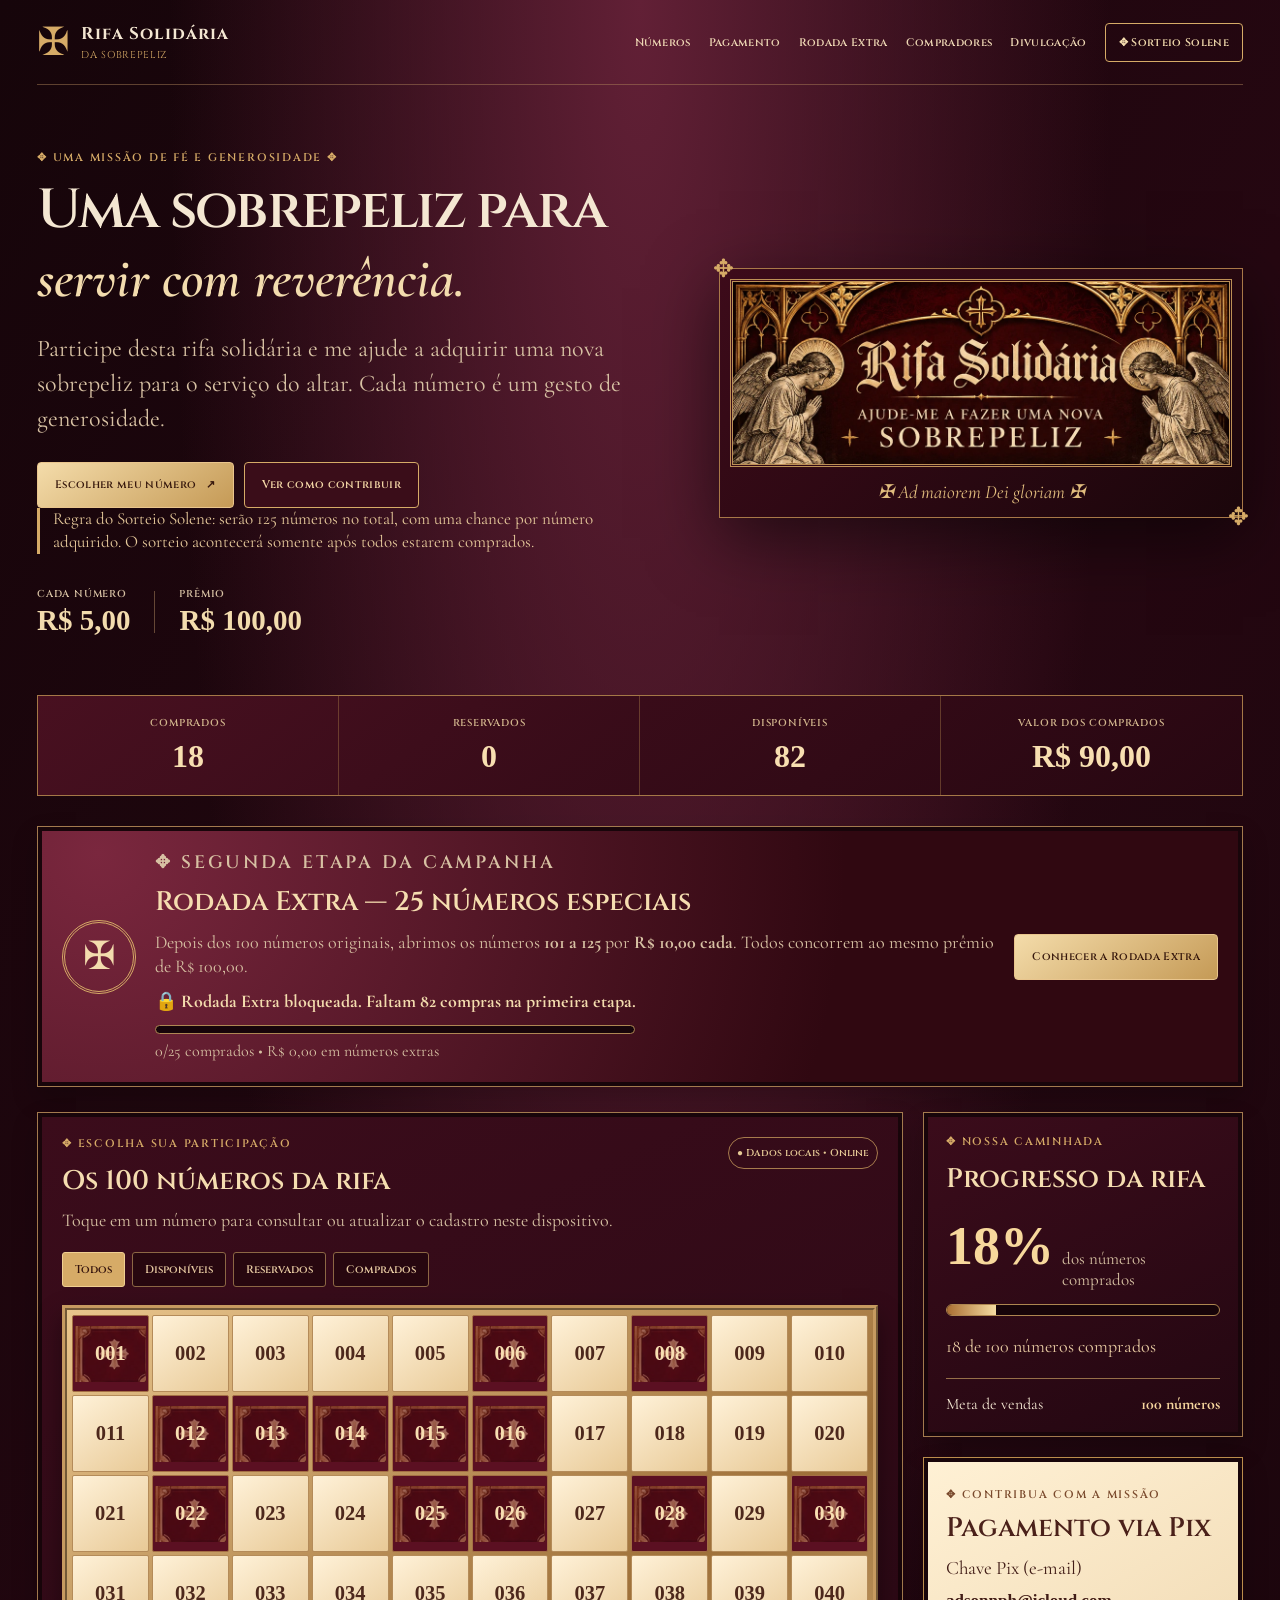
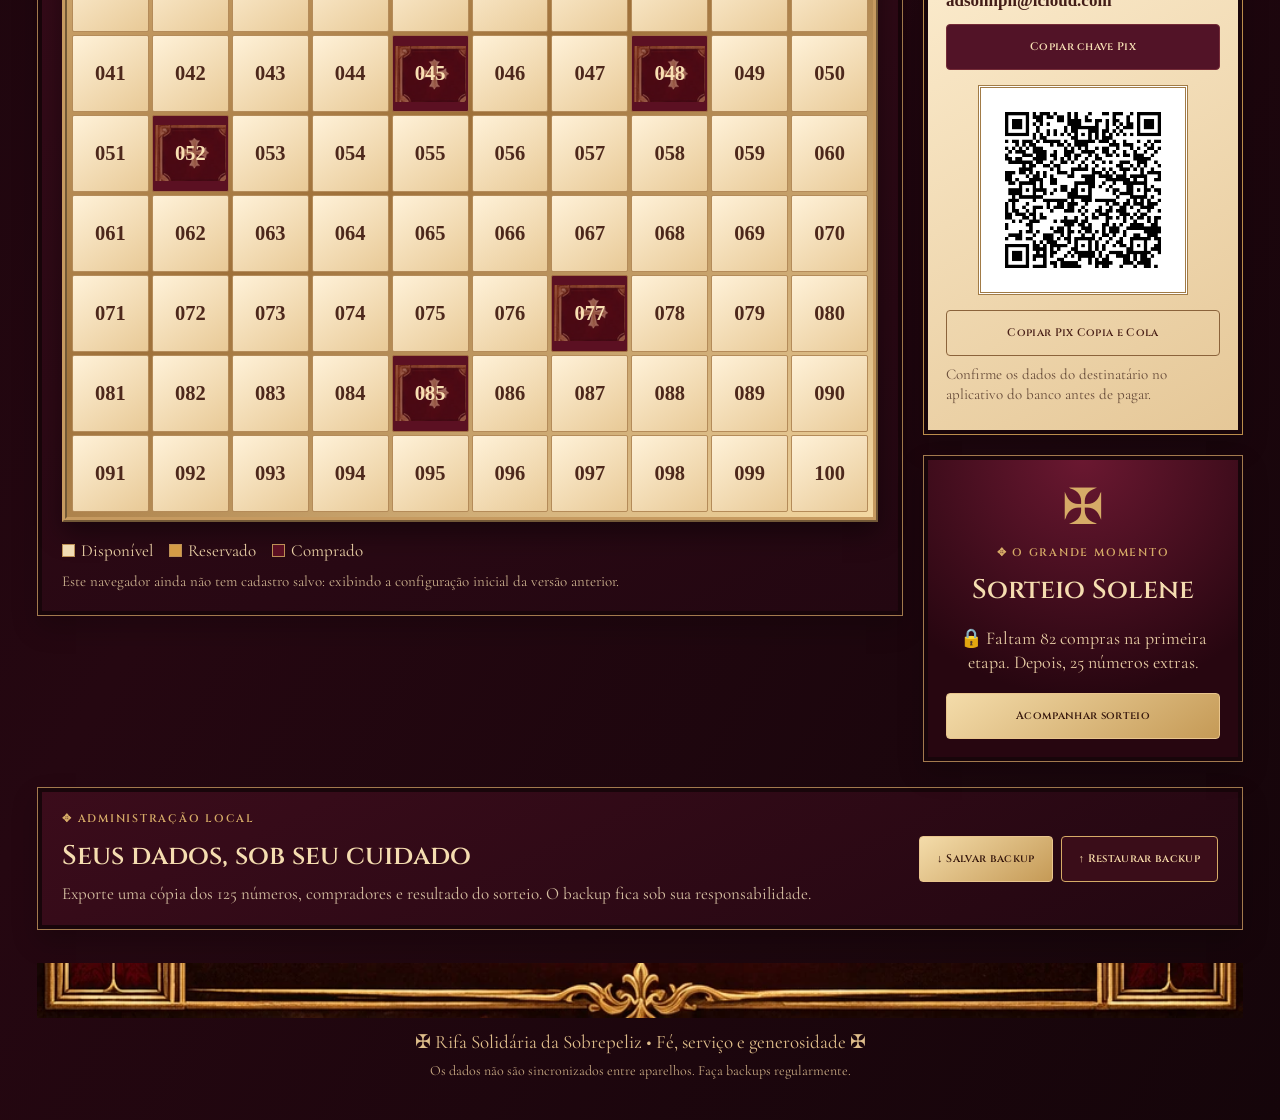
<file: index.html>
<!DOCTYPE html>
<html lang="pt-BR">
<head>
  <meta charset="UTF-8">
  <meta name="viewport" content="width=device-width,initial-scale=1,viewport-fit=cover">
  <meta name="theme-color" content="#280710">
  <meta name="description" content="Rifa Solidária da Sobrepeliz: participe, acompanhe os números e contribua com esta missão.">
  <link rel="manifest" href="./manifest.webmanifest">
  <link rel="stylesheet" href="./rifa.css">
  <title>Rifa Solidária da Sobrepeliz</title>
  <script src="./rifa.js" defer></script>
</head>
<body>
  <div class="pagina">
    <header class="topo">
      <a class="marca" href="./index.html" aria-label="Rifa Solidária, página inicial">
        <span class="marca-cruz">✠</span>
        <span><strong>Rifa Solidária</strong><small>DA SOBREPELIZ</small></span>
      </a>
      <nav class="navegacao" aria-label="Menu principal">
        <a href="#numeros">Números</a>
        <a href="#pagamento">Pagamento</a>
        <a href="./rodada-extra.html">Rodada Extra</a>
        <a href="./compradores.html">Compradores</a>
        <a href="./divulgacao.html">Divulgação</a>
        <a class="nav-destaque" href="./sorteio.html">✥ Sorteio Solene</a>
      </nav>
    </header>

    <main>
      <section class="hero" aria-labelledby="tituloPrincipal">
        <div class="hero-texto">
          <p class="sobretitulo">✥ UMA MISSÃO DE FÉ E GENEROSIDADE ✥</p>
          <h1 id="tituloPrincipal">Uma sobrepeliz para <em>servir com reverência.</em></h1>
          <p class="hero-descricao">Participe desta rifa solidária e me ajude a adquirir uma nova sobrepeliz para o serviço do altar. Cada número é um gesto de generosidade.</p>
          <div class="hero-acoes">
            <a class="botao botao-ouro" href="#numeros">Escolher meu número <span aria-hidden="true">↗</span></a>
            <a class="botao botao-contorno" href="#pagamento">Ver como contribuir</a>
          </div>
          <p class="regra-participacao">Regra do Sorteio Solene: serão 125 números no total, com uma chance por número adquirido. O sorteio acontecerá somente após todos estarem comprados.</p>
          <div class="hero-valores">
            <span><small>CADA NÚMERO</small><strong>R$ 5,00</strong></span>
            <span class="divisao" aria-hidden="true"></span>
            <span><small>PRÊMIO</small><strong>R$ 100,00</strong></span>
          </div>
        </div>
        <div class="hero-arte">
          <div class="arte-moldura">
            <img src="./cabecalho-gotico.webp" alt="Arte gótica da Rifa Solidária da Sobrepeliz">
          </div>
          <p>✠ Ad maiorem Dei gloriam ✠</p>
        </div>
      </section>

      <section class="faixa-estatisticas" aria-label="Resumo da campanha">
        <div><small>COMPRADOS</small><strong id="comprados">—</strong></div>
        <div><small>RESERVADOS</small><strong id="reservados">—</strong></div>
        <div><small>DISPONÍVEIS</small><strong id="disponiveis">—</strong></div>
        <div><small>VALOR DOS COMPRADOS</small><strong id="arrecadado">—</strong></div>
      </section>

      <section class="painel painel-rodada" id="rodadaExtra" aria-labelledby="tituloExtra">
        <div class="rodada-emblema" aria-hidden="true">✠</div>
        <div class="rodada-texto">
          <p class="sobretitulo">✥ SEGUNDA ETAPA DA CAMPANHA</p>
          <h2 id="tituloExtra">Rodada Extra — 25 números especiais</h2>
          <p>Depois dos 100 números originais, abrimos os números <strong>101 a 125</strong> por <strong>R$ 10,00 cada</strong>. Todos concorrem ao mesmo prêmio de R$ 100,00.</p>
          <p class="rodada-estado" id="estadoExtra" role="status">Consultando o progresso...</p>
          <div class="rodada-progresso" role="progressbar" id="barraExtra" aria-label="Progresso da Rodada Extra" aria-valuemin="0" aria-valuemax="25" aria-valuenow="0"><div id="preenchimentoExtra"></div></div>
          <p class="rodada-resumo" id="resumoExtra">0/25 comprados • R$ 0,00 em números extras</p>
        </div>
        <a class="botao botao-ouro" href="./rodada-extra.html" id="atalhoExtra">Conhecer a Rodada Extra</a>
      </section>

      <div class="conteudo-principal">
        <section class="painel painel-numeros" id="numeros" aria-labelledby="tituloNumeros">
          <div class="cabecalho-secao">
            <div>
              <p class="sobretitulo">✥ ESCOLHA SUA PARTICIPAÇÃO</p>
              <h2 id="tituloNumeros">Os 100 números da rifa</h2>
              <p>Toque em um número para consultar ou atualizar o cadastro neste dispositivo.</p>
            </div>
            <span class="selo" id="seloConexao">● Verificando conexão</span>
          </div>

          <div class="filtros" aria-label="Filtrar números">
            <button class="filtro ativo" data-filtro="todos" type="button" aria-pressed="true">Todos</button>
            <button class="filtro" data-filtro="disponivel" type="button" aria-pressed="false">Disponíveis</button>
            <button class="filtro" data-filtro="reservado" type="button" aria-pressed="false">Reservados</button>
            <button class="filtro" data-filtro="comprado" type="button" aria-pressed="false">Comprados</button>
          </div>

          <div class="quadro">
            <div class="grade" id="grade" aria-label="Grade dos 100 números"></div>
          </div>
          <p class="vazio" id="semNumeros" hidden>Nenhum número corresponde a este filtro.</p>

          <div class="legenda">
            <span><i class="amostra amostra-disponivel"></i> Disponível</span>
            <span><i class="amostra amostra-reservado"></i> Reservado</span>
            <span><i class="amostra amostra-comprado"></i> Comprado</span>
          </div>
          <p class="nota" id="textoGrade">Os números exibidos correspondem aos dados deste navegador.</p>
          <p class="alerta-dados" id="erroDados" role="alert" hidden></p>
        </section>

        <aside class="lateral" aria-label="Informações da campanha">
          <section class="painel painel-progresso">
            <p class="sobretitulo">✥ NOSSA CAMINHADA</p>
            <h2>Progresso da rifa</h2>
            <div class="progresso-destaque"><strong id="percentual">—</strong><span>dos números comprados</span></div>
            <div class="barra" id="barra" role="progressbar" aria-label="Progresso das vendas" aria-valuemin="0" aria-valuemax="100" aria-valuenow="0">
              <div id="preenchimento"></div>
            </div>
            <p id="progressoTexto">Carregando dados...</p>
            <div class="meta"><span>Meta de vendas</span><strong>100 números</strong></div>
          </section>

          <section class="painel painel-pix" id="pagamento">
            <p class="sobretitulo">✥ CONTRIBUA COM A MISSÃO</p>
            <h2>Pagamento via Pix</h2>
            <p>Chave Pix (e-mail)</p>
            <div class="chave-pix" id="chavePix">adsonnph@icloud.com</div>
            <button class="botao botao-vinho largura-total" id="copiarChave" type="button">Copiar chave Pix</button>
            <div class="qr-area"><img src="./qr-pix.png" alt="QR Code Pix da rifa" width="200" height="200"></div>
            <button class="botao botao-contorno-escuro largura-total" id="copiarCodigo" type="button">Copiar Pix Copia e Cola</button>
            <p class="nota nota-escura">Confirme os dados do destinatário no aplicativo do banco antes de pagar.</p>
          </section>

          <section class="painel painel-sorteio" id="areaSorteio">
            <span class="icone-trofeu" aria-hidden="true">✠</span>
            <p class="sobretitulo">✥ O GRANDE MOMENTO</p>
            <h2>Sorteio Solene</h2>
            <p id="estadoSorteio">Disponível após a compra dos 125 números.</p>
            <a class="botao botao-ouro largura-total" id="atalhoSorteio" href="./sorteio.html">Acompanhar sorteio</a>
          </section>
        </aside>
      </div>

      <section class="painel painel-ferramentas" aria-labelledby="tituloFerramentas">
        <div>
          <p class="sobretitulo">✥ ADMINISTRAÇÃO LOCAL</p>
          <h2 id="tituloFerramentas">Seus dados, sob seu cuidado</h2>
          <p>Exporte uma cópia dos 125 números, compradores e resultado do sorteio. O backup fica sob sua responsabilidade.</p>
        </div>
        <div class="ferramentas-acoes">
          <button class="botao botao-ouro" id="baixarBackup" type="button">↓ Salvar backup</button>
          <button class="botao botao-contorno" id="restaurarBackup" type="button">↑ Restaurar backup</button>
          <input id="arquivoBackup" type="file" accept=".json,application/json" hidden>
        </div>
      </section>
    </main>

    <footer class="rodape">
      <img src="./rodape-gotico.webp" alt="" aria-hidden="true">
      <p>✠ Rifa Solidária da Sobrepeliz • Fé, serviço e generosidade ✠</p>
      <small>Os dados não são sincronizados entre aparelhos. Faça backups regularmente.</small>
    </footer>
  </div>

  <dialog id="janela" aria-labelledby="tituloJanela">
    <form id="formulario">
      <div class="modal-topo">
        <p class="sobretitulo">✥ CADASTRO DE PARTICIPAÇÃO</p>
        <h2 id="tituloJanela">Número 001</h2>
        <p>Edite a situação e os dados do comprador (R$ 5,00).</p>
      </div>
      <fieldset class="grupo-situacao">
        <legend>Situação do número</legend>
        <label><input type="radio" name="situacao" value="disponivel"> Disponível</label>
        <label><input type="radio" name="situacao" value="reservado"> Reservado</label>
        <label><input type="radio" name="situacao" value="comprado"> Comprado</label>
      </fieldset>
      <label class="campo" for="compradorExistente">Comprador já cadastrado</label>
      <select id="compradorExistente"><option value="">— Selecionar comprador —</option></select>
      <label class="campo" for="nome">Nome</label>
      <input id="nome" type="text" maxlength="100" autocomplete="off" placeholder="Nome do comprador">
      <label class="campo" for="telefone">WhatsApp / contato</label>
      <input id="telefone" type="tel" maxlength="20" inputmode="tel" placeholder="(84) 99999-9999">
      <label class="campo" for="observacao">Observação</label>
      <textarea id="observacao" rows="2" maxlength="500" placeholder="Informação opcional"></textarea>
      <p id="alertaCadastro" class="modal-alerta" role="status"></p>
      <div class="modal-acoes">
        <button class="botao botao-contorno" type="button" id="cancelar">Cancelar</button>
        <button class="botao botao-ouro" type="submit">Salvar cadastro</button>
      </div>
    </form>
  </dialog>
  <div id="mensagem" class="toast" role="status" aria-live="polite"></div>
</body>
</html>
</file>
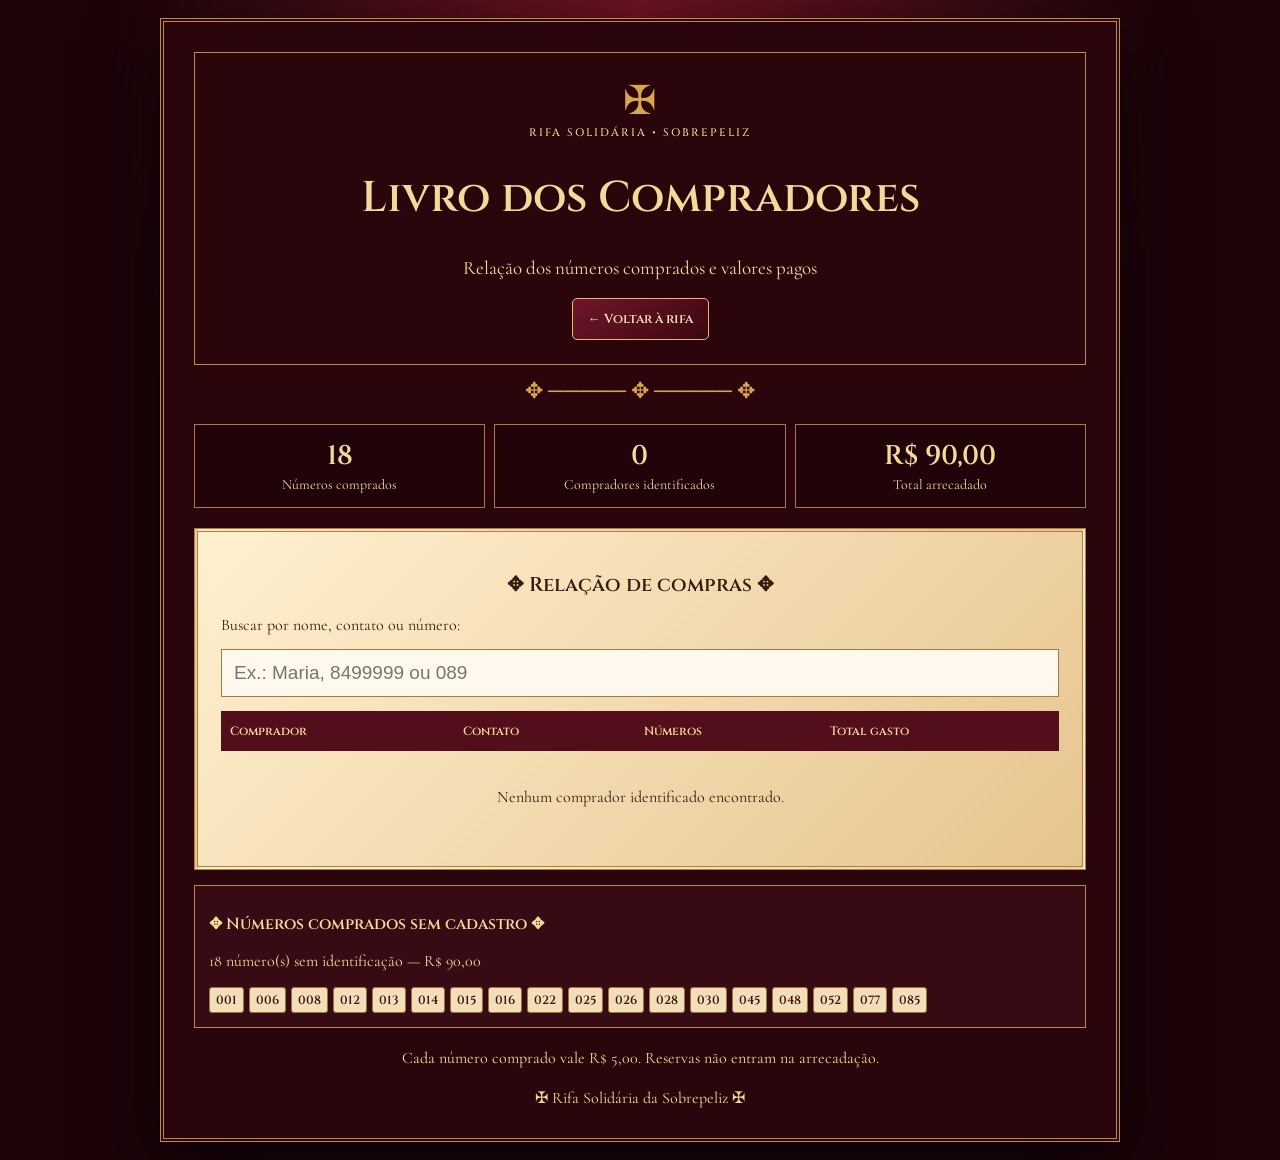
<file: compradores.html>
<!DOCTYPE html>
<html lang="pt-BR">
<head>
<meta charset="UTF-8">
<meta name="viewport" content="width=device-width, initial-scale=1">
<meta name="theme-color" content="#31060e">
<link rel="manifest" href="./manifest.webmanifest">
<title>Livro dos Compradores | Sobrepeliz</title>

<style>
@import url('https://fonts.googleapis.com/css2?family=Cinzel:wght@400;500;600;700&family=Cormorant+Garamond:wght@400;500;600;700&display=swap');

:root {
  --ouro: #d7a64d;
  --ouro-claro: #f5d99b;
}

* { box-sizing: border-box; }

body {
  margin: 0;
  min-height: 100vh;
  color: var(--ouro-claro);
  font-family: 'Cormorant Garamond', Georgia, serif;
  background:
    radial-gradient(ellipse at 50% 0%, #711322, transparent 58%),
    #1c0409;
}

.poster {
  width: min(96%, 960px);
  margin: 18px auto;
  padding: clamp(12px, 3vw, 30px);
  border: 4px double #b98b43;
  background: #2a050b;
  box-shadow: 0 20px 65px #000a;
}

.topo {
  text-align: center;
  border: 1px solid #b98b43;
  padding: 24px 12px;
}

.cruz {
  font-size: 40px;
  color: var(--ouro);
}

.subtitulo {
  font: 500 11px 'Cinzel', Georgia, serif;
  letter-spacing: 2px;
}

h1 {
  font: 600 clamp(24px, 5vw, 43px) 'Cinzel', Georgia, serif;
  color: var(--ouro-claro);
}

.topo p { font-size: 19px; }

.ornamento {
  text-align: center;
  color: var(--ouro);
  font-size: 22px;
  margin: 13px 0;
}

.botao {
  display: inline-block;
  padding: 11px 15px;
  text-decoration: none;
  border: 1px solid #e7b96e;
  border-radius: 5px;
  background: linear-gradient(145deg, #701629, #3b0710);
  color: #f9e2b2;
  font: 600 13px 'Cinzel', Georgia, serif;
}

.estatisticas {
  display: grid;
  grid-template-columns: repeat(3, 1fr);
  gap: 9px;
  margin: 20px 0;
}

.estatistica {
  text-align: center;
  border: 1px solid #a77a3f;
  background: #210409;
  padding: 13px 6px;
}

.estatistica strong {
  display: block;
  font: 600 clamp(16px, 3vw, 27px) 'Cinzel', Georgia, serif;
}

.estatistica span { font-size: 14px; }

.painel {
  border: 4px double #ae7f3e;
  background: linear-gradient(135deg, #fff0d0, #e6c48f);
  color: #371b11;
  padding: clamp(12px, 3vw, 23px);
}

.painel h2 {
  font: 600 20px 'Cinzel', Georgia, serif;
  text-align: center;
}

.busca {
  display: block;
  width: 100%;
  padding: 12px;
  margin: 14px 0;
  border: 1px solid #a77a3f;
  background: #fff9ed;
  color: #31160d;
  font-size: 19px;
}

.tabela-rolagem { overflow-x: auto; }

table {
  width: 100%;
  border-collapse: collapse;
  min-width: 540px;
}

th {
  background: #530e1c;
  color: #f5d99b;
  text-align: left;
  font: 600 12px 'Cinzel', Georgia, serif;
  padding: 12px 9px;
}

td {
  padding: 12px 9px;
  border-bottom: 1px solid #b9955e;
  vertical-align: top;
  font-size: 18px;
}

.nome {
  font-weight: 700;
  font-size: 20px;
}

.numeros {
  display: flex;
  flex-wrap: wrap;
  gap: 5px;
}

.numero {
  display: inline-block;
  background: #540d1c;
  color: #f7dfa9;
  border: 1px solid #9d713a;
  border-radius: 3px;
  padding: 4px 6px;
  font: 600 12px 'Cinzel', Georgia, serif;
}

.valor {
  font-weight: 700;
  white-space: nowrap;
}

.vazio {
  text-align: center;
  padding: 20px;
}

.pendencias {
  margin-top: 15px;
  padding: 14px;
  border: 1px solid #b88b49;
  background: #360b14;
}

.pendencias h2 {
  font: 600 16px 'Cinzel', Georgia, serif;
}

.pendencias .numero {
  background: #f2dfb9;
  color: #3b140c;
}

.aviso, footer {
  text-align: center;
  font-size: 16px;
  margin-top: 20px;
}

@media(max-width:600px) {
  .poster {
    width: calc(100% - 12px);
    padding: 9px;
    border-width: 2px;
  }

  .estatisticas { gap: 5px; }

  .estatistica { padding: 10px 3px; }

  .estatistica span { font-size: 12px; }

  .painel { padding: 11px; }

  .tabela-rolagem { overflow: visible; }

  table, tbody, tr, td {
    display: block;
    width: 100%;
    min-width: 0;
  }

  thead { display: none; }

  tr {
    border: 1px solid #b88b49;
    background: #fff3d7;
    margin-bottom: 10px;
    padding: 7px;
  }

  td {
    padding: 8px 5px;
    font-size: 18px;
  }

  td::before {
    content: attr(data-label);
    display: block;
    font: 600 11px 'Cinzel', Georgia, serif;
    color: #7a3823;
    margin-bottom: 3px;
  }
}
</style>
</head>

<body>

<main class="poster">

<header class="topo">
  <div class="cruz">✠</div>
  <div class="subtitulo">
    RIFA SOLIDÁRIA • SOBREPELIZ
  </div>

  <h1>Livro dos Compradores</h1>

  <p>Relação dos números comprados e valores pagos</p>

  <a class="botao" href="./index.html">
    ← Voltar à rifa
  </a>
</header>

<div class="ornamento">
  ✥ ───── ✥ ───── ✥
</div>

<section class="estatisticas">
  <div class="estatistica">
    <strong id="quantidade">18</strong>
    <span>Números comprados</span>
  </div>

  <div class="estatistica">
    <strong id="pessoas">0</strong>
    <span>Compradores identificados</span>
  </div>

  <div class="estatistica">
    <strong id="total">R$ 90,00</strong>
    <span>Total arrecadado</span>
  </div>
</section>

<section class="painel">

  <h2>✥ Relação de compras ✥</h2>

  <label for="busca">
    Buscar por nome, contato ou número:
  </label>

  <input
    class="busca"
    id="busca"
    type="search"
    placeholder="Ex.: Maria, 8499999 ou 089"
  >

  <div class="tabela-rolagem">
    <table>
      <thead>
        <tr>
          <th>Comprador</th>
          <th>Contato</th>
          <th>Números</th>
          <th>Total gasto</th>
        </tr>
      </thead>

      <tbody id="lista"></tbody>
    </table>
  </div>

  <p class="vazio" id="vazio" hidden>
    Nenhum comprador identificado encontrado.
  </p>

</section>

<section class="pendencias" id="pendencias">
  <h2>✥ Números comprados sem cadastro ✥</h2>

  <p id="pendenciasResumo"></p>

  <div class="numeros" id="pendenciasNumeros"></div>
</section>

<p class="aviso">
  Cada número comprado vale R$ 5,00.
  Reservas não entram na arrecadação.
</p>

<footer>
  ✠ Rifa Solidária da Sobrepeliz ✠
</footer>

</main>

<script>
(() => {
  "use strict";

  const CHAVE = "rifa-sobrepeliz-v1";

  const INICIAIS = [
    1, 6, 8, 12, 13, 14, 15, 16,
    22, 25, 26, 28, 30, 45, 48,
    52, 77, 85
  ];

  const $ = id => document.getElementById(id);

  function formatar(n) {
    return String(n).padStart(3, "0");
  }

  function dinheiro(valor) {
    return valor.toLocaleString("pt-BR", {
      style: "currency",
      currency: "BRL"
    });
  }

  function carregar() {
    try {
      const salvo = localStorage.getItem(CHAVE);

      if (salvo) {
        const dados = JSON.parse(salvo);

        if (Array.isArray(dados) && dados.length === 100) {
          return dados;
        }
      }
    } catch (erro) {
      console.warn("Dados não disponíveis.");
    }

    return Array.from({ length: 100 }, (_, i) => ({
      situacao: INICIAIS.includes(i + 1)
        ? "comprado"
        : "disponivel",
      nome: "",
      telefone: ""
    }));
  }

  function montarGrupos() {
    const grupos = new Map();

    carregar().forEach((item, i) => {
      if (!item || item.situacao !== "comprado") return;

      const numero = i + 1;

      const nome =
        typeof item.nome === "string"
          ? item.nome.trim()
          : "";

      const contato =
        typeof item.telefone === "string"
          ? item.telefone.trim()
          : "";

      const digitos = contato.replace(/\D/g, "");
      const nomeNormalizado = nome.toLocaleLowerCase("pt-BR");

      // Agrupar compras da mesma pessoa.
      const chave = nome && digitos
        ? "pessoa:" + nomeNormalizado + ":" + digitos
        : digitos
          ? "tel:" + digitos
          : nome
            ? "nome:" + nomeNormalizado
            : "sem:" + numero;

      if (!grupos.has(chave)) {
        grupos.set(chave, {
          nome,
          contato,
          numeros: []
        });
      }

      const grupo = grupos.get(chave);

      if (!grupo.nome && nome) grupo.nome = nome;
      if (!grupo.contato && contato) grupo.contato = contato;

      grupo.numeros.push(numero);
    });

    return [...grupos.values()].sort((a, b) =>
      a.nome.localeCompare(b.nome, "pt-BR")
    );
  }

  function celula(linha, texto, rotulo) {
    const td = document.createElement("td");
    td.dataset.label = rotulo;
    td.textContent = texto;
    linha.append(td);
    return td;
  }

  function desenhar() {
    const grupos = montarGrupos();

    const totalNumeros = grupos.reduce(
      (soma, grupo) => soma + grupo.numeros.length,
      0
    );

    const identificados = grupos.filter(
      grupo => grupo.nome || grupo.contato
    );

    const pendentes = grupos.filter(
      grupo => !grupo.nome && !grupo.contato
    ).flatMap(grupo => grupo.numeros);

    $("quantidade").textContent = totalNumeros;
    $("pessoas").textContent = identificados.length;
    $("total").textContent = dinheiro(totalNumeros * 5);

    const busca = $("busca").value.trim().toLowerCase();
    const lista = $("lista");

    lista.replaceChildren();

    let encontrados = 0;

    identificados.forEach(grupo => {
      const textoBusca = [
        grupo.nome,
        grupo.contato,
        ...grupo.numeros.map(formatar),
        ...grupo.numeros.map(String)
      ].join(" ").toLowerCase();

      if (busca && !textoBusca.includes(busca)) return;

      encontrados++;

      const linha = document.createElement("tr");

      celula(
        linha,
        grupo.nome || "Nome não informado",
        "Comprador"
      );

      celula(
        linha,
        grupo.contato || "—",
        "Contato"
      );

      const tdNumeros = document.createElement("td");
      tdNumeros.dataset.label = "Números";

      const area = document.createElement("div");
      area.className = "numeros";

      grupo.numeros.sort((a, b) => a - b).forEach(n => {
        const etiqueta = document.createElement("span");
        etiqueta.className = "numero";
        etiqueta.textContent = formatar(n);
        area.append(etiqueta);
      });

      tdNumeros.append(area);
      linha.append(tdNumeros);

      celula(
        linha,
        dinheiro(grupo.numeros.length * 5),
        "Total gasto"
      );

      lista.append(linha);
    });

    $("vazio").hidden = encontrados !== 0;

    const pendentesFiltrados = pendentes.filter(n =>
      !busca ||
      "sem cadastro".includes(busca) ||
      formatar(n).includes(busca) ||
      String(n).includes(busca)
    );

    $("pendencias").hidden =
      pendentesFiltrados.length === 0;

    $("pendenciasResumo").textContent =
      pendentesFiltrados.length +
      " número(s) sem identificação — " +
      dinheiro(pendentesFiltrados.length * 5);

    const areaPendentes = $("pendenciasNumeros");
    areaPendentes.replaceChildren();

    pendentesFiltrados.forEach(n => {
      const etiqueta = document.createElement("span");
      etiqueta.className = "numero";
      etiqueta.textContent = formatar(n);
      areaPendentes.append(etiqueta);
    });
  }

  $("busca").addEventListener("input", desenhar);

  window.addEventListener("pageshow", desenhar);

  window.addEventListener("storage", evento => {
    if (evento.key === CHAVE) desenhar();
  });

  desenhar();
})();

if ("serviceWorker" in navigator) {
  window.addEventListener("load", () => {
    navigator.serviceWorker.register("./sw.js")
      .catch(console.warn);
  });
}
</script>

</body>
</html>
</file>
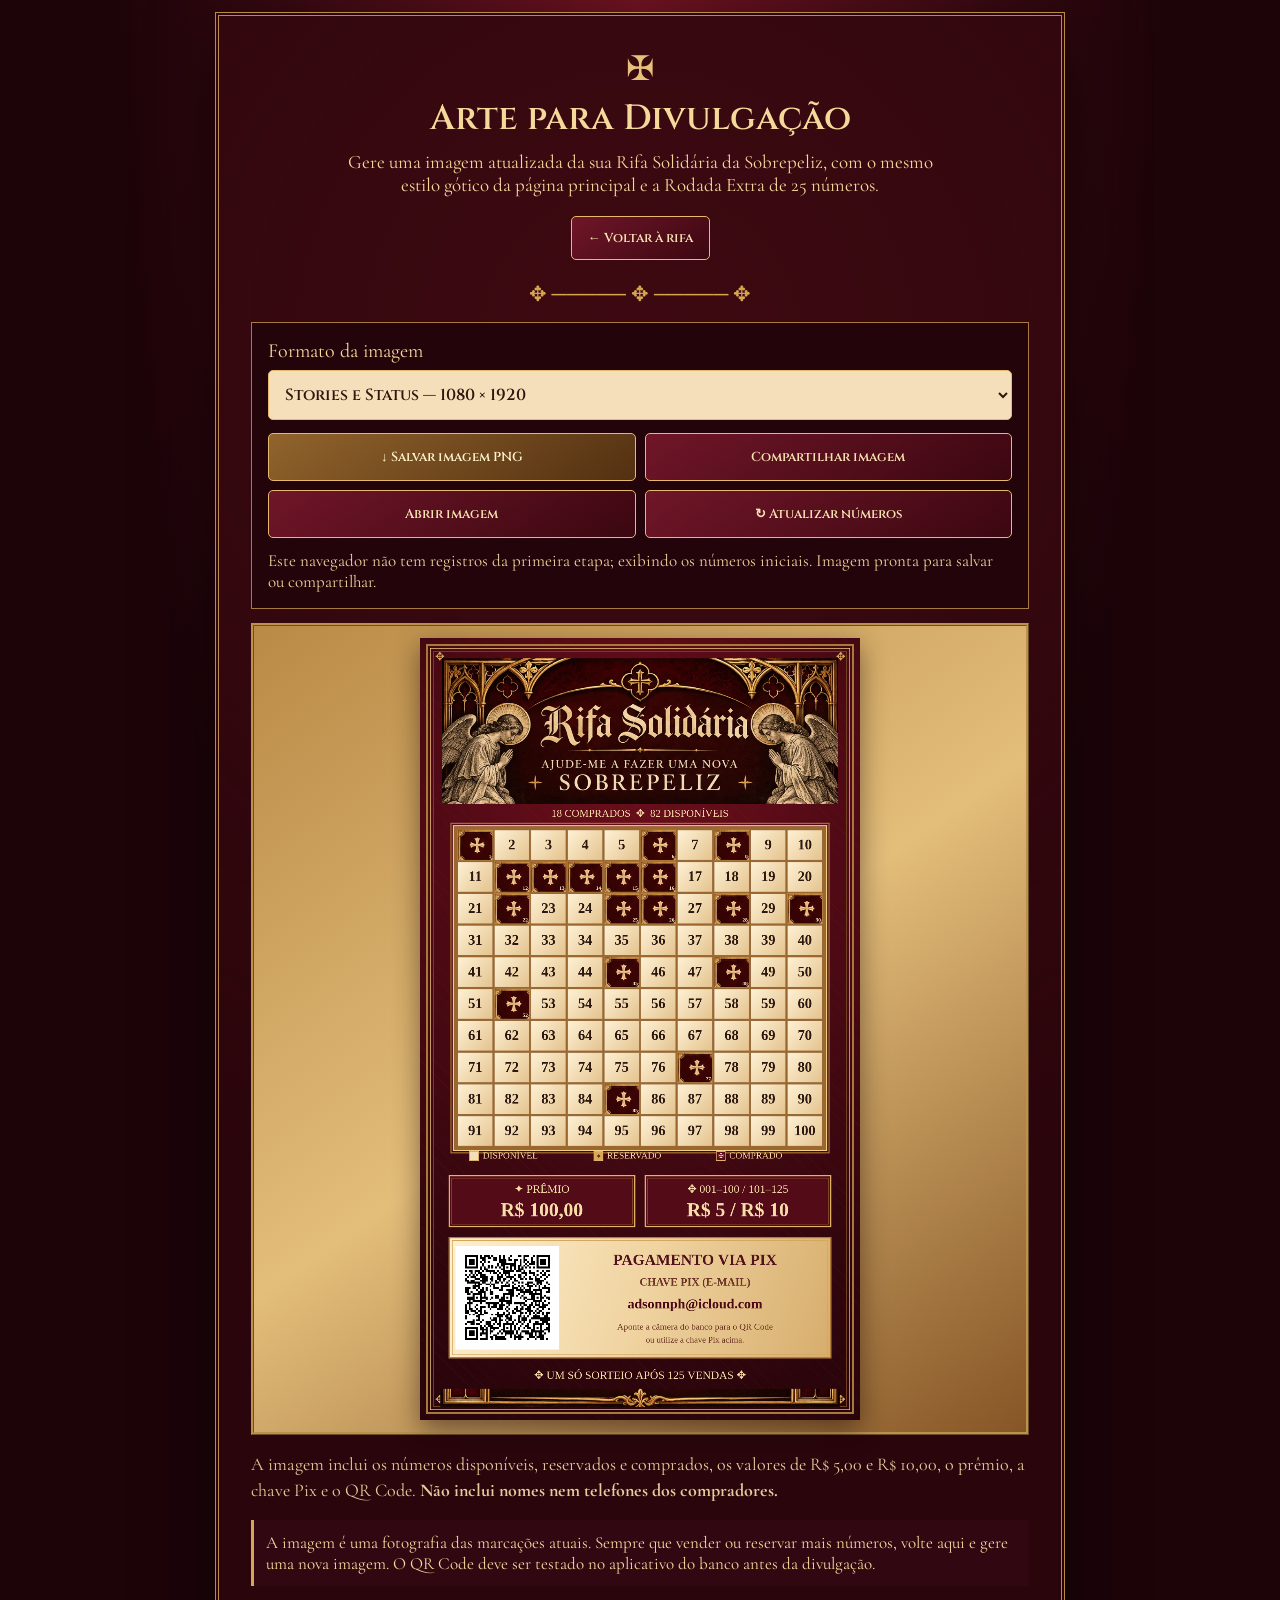
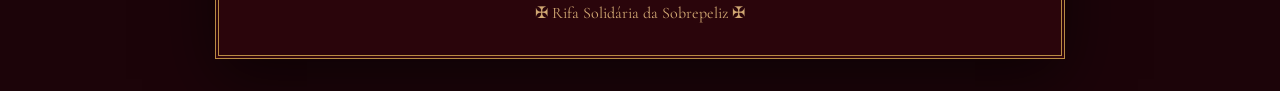
<file: divulgacao.html>
<!DOCTYPE html>
<html lang="pt-BR">
<head>
<meta charset="UTF-8">
<meta name="viewport" content="width=device-width, initial-scale=1, viewport-fit=cover">
<meta name="theme-color" content="#31060e">
<link rel="manifest" href="./manifest.webmanifest">
<title>Divulgar Rifa | Sobrepeliz</title>
<style>
@import url('https://fonts.googleapis.com/css2?family=Cinzel:wght@400;600;700&family=Cormorant+Garamond:wght@400;500;600;700&display=swap');
:root { --ouro:#d7a64d; --claro:#f5d99b; --papel:#f2dbb0; }
* { box-sizing:border-box; }
body { margin:0; min-height:100vh; color:var(--claro); font-family:'Cormorant Garamond',Georgia,serif; background:radial-gradient(ellipse at top,#711322,transparent 58%),#1c0409; }
main { width:min(100% - 18px, 850px); margin:12px auto 32px; border:4px double #b98b43; background:radial-gradient(circle at 50% 20%,#5c101b66,transparent 65%),#2a050b; padding:clamp(14px,3vw,32px); box-shadow:0 20px 60px #0008; }
header { text-align:center; }
.cruz { color:#e7c17a; font-size:34px; }
h1 { margin:5px 0 8px; font:600 clamp(23px,5vw,35px) 'Cinzel',Georgia,serif; }
.subtitulo { font-size:19px; margin:0 auto 16px; max-width:600px; }
.ornamento { text-align:center; margin:15px 0; color:#d7a64d; font-size:21px; }
.botao, select { border:1px solid #e7b96e; border-radius:5px; font:600 13px 'Cinzel',Georgia,serif; }
.botao { display:inline-block; padding:12px 16px; background:linear-gradient(145deg,#701629,#3b0710); color:#f9e2b2; cursor:pointer; text-decoration:none; text-align:center; }
.botao:hover:not(:disabled) { filter:brightness(1.15); }
.botao:disabled { opacity:.55; cursor:wait; }
.botao:focus-visible, select:focus-visible { outline:3px solid white; outline-offset:3px; }
.voltar { margin:4px 0 7px; }
.controles { background:#24040b; border:1px solid #a87a3f; padding:16px; margin:14px 0; }
.controles label { display:block; font-size:20px; margin-bottom:7px; }
select { width:100%; padding:12px; color:#31150d; background:#f4dfba; font-size:16px; }
.acoes { display:grid; grid-template-columns:1fr 1fr; gap:9px; margin-top:13px; }
.acoes .botao { min-height:48px; }
.acoes .principal { background:linear-gradient(145deg,#91642c,#533011); color:#fff1cc; }
#status { min-height:1.5em; font-size:17px; margin:12px 0 0; color:#eed39b; }
#status.erro { color:#ffbcb0; }
.visualizacao { padding:12px; background:linear-gradient(145deg,#b98a46,#e3bd7a,#865626); border:3px ridge #bd904e; }
canvas { display:block; width:min(100%,440px); height:auto; margin:0 auto; background:#30070e; box-shadow:0 9px 25px #10010777; }
.legenda { font-size:18px; line-height:1.45; color:#e8cb9d; margin:16px 0 0; }
.aviso { padding:12px; border-left:3px solid #d4a65b; background:#310812; font-size:17px; }
footer { text-align:center; color:#d1a873; font-size:16px; margin-top:16px; }
@media(max-width:530px) { main { width:100%; border-width:2px; margin:0 auto; padding:11px; } .acoes { grid-template-columns:1fr; } .visualizacao { padding:5px; } }
</style>
</head>
<body>
<main>
<header>
  <div class="cruz">✠</div>
  <h1>Arte para Divulgação</h1>
  <p class="subtitulo">Gere uma imagem atualizada da sua Rifa Solidária da Sobrepeliz, com o mesmo estilo gótico da página principal e a Rodada Extra de 25 números.</p>
  <a class="botao voltar" href="./index.html">← Voltar à rifa</a>
</header>
<div class="ornamento">✥ ───── ✥ ───── ✥</div>
<section class="controles" aria-label="Opções da imagem">
  <label for="formato">Formato da imagem</label>
  <select id="formato">
    <option value="story">Stories e Status — 1080 × 1920</option>
    <option value="feed">Publicação no feed — 1080 × 1350</option>
  </select>
  <div class="acoes">
    <button class="botao principal" type="button" id="salvar" disabled>↓ Salvar imagem PNG</button>
    <button class="botao" type="button" id="compartilhar" disabled>Compartilhar imagem</button>
    <button class="botao" type="button" id="abrir" disabled>Abrir imagem</button>
    <button class="botao" type="button" id="atualizar">↻ Atualizar números</button>
  </div>
  <p id="status" role="status" aria-live="polite">Preparando imagem…</p>
</section>
<section aria-label="Prévia da arte para redes sociais">
  <div class="visualizacao">
    <canvas id="arte" width="1080" height="1920" aria-label="Prévia da rifa em imagem"></canvas>
  </div>
  <p class="legenda">A imagem inclui os números disponíveis, reservados e comprados, os valores de R$ 5,00 e R$ 10,00, o prêmio, a chave Pix e o QR Code. <strong>Não inclui nomes nem telefones dos compradores.</strong></p>
  <p class="aviso">A imagem é uma fotografia das marcações atuais. Sempre que vender ou reservar mais números, volte aqui e gere uma nova imagem. O QR Code deve ser testado no aplicativo do banco antes da divulgação.</p>
</section>
<footer>✠ Rifa Solidária da Sobrepeliz ✠</footer>
</main>
<script>
(() => {
  'use strict';
  const CHAVE = 'rifa-sobrepeliz-v1';
  const CHAVE_EXTRA = 'rifa-sobrepeliz-extra-v1';
  const CHAVE_SORTEIO = 'rifa-sobrepeliz-sorteio-v1';
  const INICIAIS = [1,6,8,12,13,14,15,16,22,25,26,28,30,45,48,52,77,85];
  const CHAVE_PIX = 'adsonnph@icloud.com';
  const $ = id => document.getElementById(id);
  const canvas = $('arte');
  const ctx = canvas.getContext('2d');
  const botoes = ['salvar','compartilhar','abrir'].map($);
  const assets = {};
  let imagemBlob = null;
  let versao = 0;
  let ultimoFormato = 'story';
  const ouro = '#d8a75b';
  const claro = '#f7dda8';

  function status(mensagem, erro = false) {
    $('status').textContent = mensagem;
    $('status').classList.toggle('erro', erro);
  }
  function habilitar(valor) { botoes.forEach(botao => botao.disabled = !valor); }
  function lerNumeros() {
    const salvo = localStorage.getItem(CHAVE);
    const base = salvo === null
      ? Array.from({length:100}, (_,i) => ({situacao:INICIAIS.includes(i+1)?'comprado':'disponivel'}))
      : JSON.parse(salvo);
    const salvoExtra = localStorage.getItem(CHAVE_EXTRA);
    const extra = salvoExtra === null
      ? Array.from({length:25}, () => ({situacao:'disponivel'}))
      : JSON.parse(salvoExtra);
    for (const [lista,tamanho] of [[base,100],[extra,25]]) {
      if (!Array.isArray(lista) || lista.length !== tamanho ||
          !lista.every(d => d && ['comprado','reservado','disponivel'].includes(d.situacao))) {
        throw Error('Os dados salvos estão inválidos. Restaure um backup na página principal.');
      }
    }
    let sorteio = null;
    const resultado = localStorage.getItem(CHAVE_SORTEIO);
    if (resultado !== null) {
      sorteio = JSON.parse(resultado);
      if (!sorteio || !Number.isInteger(sorteio.numero) ||
          sorteio.numero < 1 || sorteio.numero > 125) {
        throw Error('O resultado do sorteio está inválido. Restaure um backup confiável.');
      }
    }
    if (sorteio && sorteio.totalComprados !== 125) {
      throw Error('Já existe um sorteio anterior de 100 números. Não é possível divulgar a nova rodada como se estivesse ativa.');
    }
    const rodadaLiberada = base.every(d => d.situacao === 'comprado');
    const mostrarExtras = rodadaLiberada && (!sorteio || sorteio.totalComprados === 125);
    const dados = (mostrarExtras ? [...base,...extra] : base).map(d => ({situacao:d.situacao}));
    const aviso = salvo === null
      ? 'Este navegador não tem registros da primeira etapa; exibindo os números iniciais.'
      : mostrarExtras ? 'Arte com 125 números e os dois valores de participação.'
        : 'Rodada Extra de 101 a 125 será exibida após completar os 100 números originais.';
    return {dados,aviso,concluido:!!sorteio};
  }
  function carregarImagem(caminho) {
    return new Promise(resolve => {
      const img = new Image();
      img.onload = () => resolve(img);
      img.onerror = () => resolve(null);
      img.src = caminho;
    });
  }
  function rect(x,y,w,h,cor) { ctx.fillStyle=cor; ctx.fillRect(x,y,w,h); }
  function stroke(x,y,w,h,cor=ouro,largura=2) { ctx.lineWidth=largura; ctx.strokeStyle=cor; ctx.strokeRect(x,y,w,h); }
  function texto(t,x,y,tamanho=28,cor=claro,fonte='Georgia',alinhamento='center',peso='normal',maxWidth) {
    ctx.fillStyle=cor;
    ctx.textAlign=alinhamento;
    ctx.textBaseline='middle';
    ctx.font=`${peso} ${tamanho}px ${fonte}`;
    if (maxWidth) ctx.fillText(t,x,y,maxWidth);
    else ctx.fillText(t,x,y);
  }
  function fundo(w,h) {
    const grad=ctx.createRadialGradient(w/2,250,70,w/2,h/2,h);
    grad.addColorStop(0,'#6b0e1c');
    grad.addColorStop(.52,'#31060d');
    grad.addColorStop(1,'#180308');
    rect(0,0,w,h,grad);
    ctx.save();
    ctx.globalAlpha=.12;
    ctx.strokeStyle='#a44e35';
    ctx.lineWidth=1;
    for (let i=-h;i<w+h;i+=34) {
      ctx.beginPath(); ctx.moveTo(i,0); ctx.lineTo(i+h,h); ctx.stroke();
    }
    ctx.restore();
    stroke(17,17,w-34,h-34,'#a77a3b',4);
    stroke(25,25,w-50,h-50,'#f1ca7b',2);
    stroke(33,33,w-66,h-66,'#714020',2);
    for (const [x,y] of [[48,48],[w-48,48],[48,h-48],[w-48,h-48]]) {
      texto('✥',x,y,28,'#d8a75b');
    }
  }
  // Todas as medidas da arte são calculadas em pixels reais.
  // As imagens originais nunca são esticadas fora de sua proporção.
  function imagemProporcional(img,x,y,w,h) {
    if (!img) return;
    const escala=Math.min(w/img.naturalWidth,h/img.naturalHeight);
    const iw=img.naturalWidth*escala;
    const ih=img.naturalHeight*escala;
    ctx.drawImage(img,x+(w-iw)/2,y+(h-ih)/2,iw,ih);
  }

  // Preenche o espaço sem deformar: corta apenas as bordas excedentes.
  function imagemCobrindo(img,x,y,w,h) {
    if (!img) return;
    const escala=Math.max(w/img.naturalWidth,h/img.naturalHeight);
    const iw=img.naturalWidth*escala;
    const ih=img.naturalHeight*escala;
    ctx.save();
    ctx.beginPath();
    ctx.rect(x,y,w,h);
    ctx.clip();
    ctx.drawImage(img,x+(w-iw)/2,y+(h-ih)/2,iw,ih);
    ctx.restore();
  }

  function cabecalho(x,y,w,h) {
    if (assets.cabecalho) {
      imagemProporcional(assets.cabecalho,x,y,w,h);
    } else {
      texto('✠ RIFA SOLIDÁRIA ✠',540,y+h*.42,62,claro,'Georgia');
      texto('AJUDE-ME A FAZER UMA NOVA SOBREPELIZ',540,y+h*.75,30,claro,'Georgia');
    }
  }

  function grade(dados,config) {
    const {x,y,w,altura,gap,fonte}=config;
    const tile=(w-gap*9)/10;
    const linhas=Math.ceil(dados.length/10);
    const totalH=linhas*altura+gap*(linhas-1);
    rect(x-8,y-8,w+16,totalH+16,'#9a672e');
    stroke(x-10,y-10,w+20,totalH+20,'#f2cf88',3);
    stroke(x-16,y-16,w+32,totalH+32,'#a36c35',3);

    dados.forEach((item,i) => {
      const col=i%10;
      const row=Math.floor(i/10);
      const px=x+col*(tile+gap);
      const py=y+row*(altura+gap);
      const estado=item.situacao;

      if (estado==='comprado') {
        rect(px,py,tile,altura,'#4a0712');
        // A cruz mantém sua proporção, sem ser achatada.
        if (assets.cruz) {
          imagemCobrindo(assets.cruz,px+1,py+1,tile-2,altura-2);
        } else {
          texto('✠',px+tile/2,py+altura/2,35,claro);
        }
        stroke(px+.5,py+.5,tile-1,altura-1,'#b78648',1.5);
        texto(String(i+1),px+tile-4,py+altura-9,13,'#fff1ca','Georgia','right','bold');
      } else {
        const cor=ctx.createLinearGradient(px,py,px+tile,py+altura);
        if (estado==='reservado') {
          cor.addColorStop(0,'#ffe2a6');
          cor.addColorStop(1,'#c68e40');
        } else {
          cor.addColorStop(0,'#fff2d6');
          cor.addColorStop(1,'#e4c38e');
        }
        rect(px,py,tile,altura,cor);
        stroke(px+.5,py+.5,tile-1,altura-1,'#986b3d',1.5);
        texto(String(i+1),px+tile/2,py+altura/2+1,fonte,'#2c180f','Georgia','center','bold');
        if (estado==='reservado') texto('◆',px+tile-10,py+10,13,'#702918');
      }
    });
  }

  function legenda(y,compacto) {
    const itens=[
      {x:180,cor:'#f4dfb8',nome:'DISPONÍVEL'},
      {x:485,cor:'#dba955',nome:'RESERVADO'},
      {x:785,cor:'#5b0a19',nome:'COMPRADO'}
    ];
    itens.forEach(g => {
      rect(g.x-58,y-11,22,22,g.cor);
      stroke(g.x-58,y-11,22,22,'#d9b26f',2);
      if(g.nome==='COMPRADO') texto('✠',g.x-47,y,16,claro);
      if(g.nome==='RESERVADO') texto('◆',g.x-47,y,12,'#74351a');
      texto(g.nome,g.x-26,y,compacto?20:23,'#f2d59c','Georgia','left');
    });
  }

  function faixaDados(y,h,comExtras) {
    const paines=[
      {x:72,centro:299,rotulo:'✦ PRÊMIO',valor:'R$ 100,00'},
      {x:553,centro:780,rotulo:'✥ 001–100 / 101–125',valor:'R$ 5 / R$ 10'}
    ];
    const compacto=h<100;
    paines.forEach(p => {
      rect(p.x,y,455,h,'#540b18');
      stroke(p.x,y,455,h,'#e2b366',3);
      stroke(p.x+6,y+6,443,h-12,'#976335',1.5);
      texto(p.rotulo,p.centro,y+(compacto?22:35),compacto?22:28,claro);
      texto(p.valor,p.centro,y+(compacto?56:88),compacto?34:48,claro,'Georgia','center','bold');
    });
  }

  function painelPix(y,h,qrSize) {
    const x=72,w=936;
    const grad=ctx.createLinearGradient(x,y,x+w,y+h);
    grad.addColorStop(0,'#fff0cf');
    grad.addColorStop(.5,'#f0d4a1');
    grad.addColorStop(1,'#d7ad6d');
    rect(x,y,w,h,grad);
    stroke(x,y,w,h,'#b17b39',4);
    stroke(x+7,y+7,w-14,h-14,'#d5a65d',2);

    const qrX=x+20;
    const qrY=y+(h-qrSize)/2;
    rect(qrX-5,qrY-5,qrSize+10,qrSize+10,'#fff');
    if (assets.qr) {
      ctx.save();
      ctx.imageSmoothingEnabled=false;
      ctx.drawImage(assets.qr,qrX,qrY,qrSize,qrSize);
      ctx.restore();
    } else {
      texto('QR CODE',qrX+qrSize/2,qrY+qrSize/2-12,19,'#54121b');
      texto('AUSENTE',qrX+qrSize/2,qrY+qrSize/2+13,18,'#54121b');
    }

    // Centraliza todo o bloco de texto na área à direita do QR.
    const textoX=qrX+qrSize+25;
    const areaDireita=x+w-20;
    const centro=(textoX+areaDireita)/2;
    const largura=areaDireita-textoX-8;
    const compacto=h<180;
    if(compacto) {
      texto('PAGAMENTO VIA PIX',centro,y+28,29,'#54121b','Georgia','center','bold',largura);
      texto('CHAVE PIX (E-MAIL)',centro,y+62,21,'#6c3424','Georgia','center','bold',largura);
      texto(CHAVE_PIX,centro,y+95,30,'#4d0a15','Georgia','center','bold',largura);
      texto('Aponte a câmera do banco para o QR Code',centro,y+121,16,'#6c3424','Georgia','center','normal',largura);
    } else {
      texto('PAGAMENTO VIA PIX',centro,y+57,38,'#54121b','Georgia','center','bold',largura);
      texto('CHAVE PIX (E-MAIL)',centro,y+111,27,'#6c3424','Georgia','center','bold',largura);
      texto(CHAVE_PIX,centro,y+165,34,'#4d0a15','Georgia','center','bold',largura);
      texto('Aponte a câmera do banco para o QR Code',centro,y+220,22,'#6c3424','Georgia','center','normal',largura);
      texto('ou utilize a chave Pix acima.',centro,y+252,21,'#6c3424','Georgia','center','normal',largura);
    }
  }

  function rodape(x,y,w,h) {
    if(assets.rodape) imagemProporcional(assets.rodape,x,y,w,h);
  }

  function desenhar(dados,formato,concluido) {
    const story=formato==='story';
    canvas.width=1080;
    canvas.height=story?1920:1350;
    fundo(1080,canvas.height);

    const vendidos=dados.filter(d=>d.situacao==='comprado').length;
    const reservados=dados.filter(d=>d.situacao==='reservado').length;
    const livres=dados.length-vendidos-reservados;
    const comExtras=dados.length===125;

    if(story) {
      cabecalho(54,50,972,357);
      texto(`${vendidos} COMPRADOS  ✥  ${livres} DISPONÍVEIS`,540,432,26,claro);
      grade(dados,{x:92,y:471,w:896,altura:comExtras?57:75,gap:3,fonte:comExtras?29:35});
      legenda(1272,false);
      faixaDados(1320,125,comExtras);
      painelPix(1472,295,245);
      texto(concluido?'✥ SORTEIO SOLENE REALIZADO ✥':'✥ UM SÓ SORTEIO APÓS 125 VENDAS ✥',540,1812,28,claro);
      rodape(50,1843,980,45);
    } else {
      // Feed: tudo permanece dentro da moldura de 1080 × 1350.
      cabecalho(62,43,956,351);
      texto(`${vendidos} COMPRADOS  ✥  ${livres} DISPONÍVEIS`,540,414,25,claro);
      grade(dados,{x:92,y:442,w:896,altura:comExtras?36:49,gap:3,fonte:comExtras?26:30});
      legenda(991,true);
      faixaDados(1006,74,comExtras);
      painelPix(1094,161,136);
      texto(concluido?'SORTEIO SOLENE REALIZADO':'UM SÓ SORTEIO APÓS 125 VENDAS',540,1270,22,claro);
      rodape(50,1284,980,44);
    }
  }
  function nomeArquivo() {
    return 'rifa-sobrepeliz-'+ultimoFormato+'-'+new Date().toISOString().slice(0,10)+'.png';
  }
  async function preparar() {
    const id=++versao;
    imagemBlob=null;
    habilitar(false);
    status('Preparando a imagem com os números atuais…');
    let dados, aviso, concluido;
    try {
      ({dados,aviso,concluido}=lerNumeros());
    } catch(e) {
      status('Não foi possível gerar a imagem: '+e.message,true);
      return;
    }
    try {
      const [cabecalho,cruz,rodape,qr] = await Promise.all([
        carregarImagem('./cabecalho-gotico.webp'),
        carregarImagem('./cruz-comprado.webp'),
        carregarImagem('./rodape-gotico.webp'),
        carregarImagem('./qr-pix.png')
      ]);
      if (id!==versao) return;
      Object.assign(assets,{cabecalho,cruz,rodape,qr});
      if (document.fonts && document.fonts.ready) await document.fonts.ready;
      if (id!==versao) return;
      ultimoFormato=$('formato').value;
      desenhar(dados,ultimoFormato,concluido);
      canvas.toBlob(blob => {
        if (id!==versao) return;
        if (!blob) {status('Não foi possível criar o PNG neste navegador.',true);return;}
        imagemBlob=blob;
        habilitar(true);
        const semQr=!qr;
        status((aviso ? aviso+' ' : '') + (semQr ? 'Atenção: o QR Code não carregou; a arte mostrará apenas a chave Pix.' : 'Imagem pronta para salvar ou compartilhar.'),semQr);
      },'image/png');
    } catch(e) {
      if (id===versao) status('Erro ao preparar imagem: '+e.message,true);
    }
  }
  function baixar() {
    if (!imagemBlob) return;
    const url=URL.createObjectURL(imagemBlob);
    const link=document.createElement('a');
    link.href=url; link.download=nomeArquivo();
    document.body.append(link); link.click(); link.remove();
    setTimeout(()=>URL.revokeObjectURL(url),60000);
    status('PNG preparado. No iPhone, procure o arquivo em Downloads/Arquivos ou use Compartilhar para salvar nas Fotos.');
  }
  $('salvar').addEventListener('click',baixar);
  $('compartilhar').addEventListener('click',() => {
    if (!imagemBlob) return;
    const arquivo=new File([imagemBlob],nomeArquivo(),{type:'image/png'});
    if (navigator.share && (!navigator.canShare || navigator.canShare({files:[arquivo]}))) {
      // Chamada direta no clique: necessária para preservar a permissão de compartilhar no iPhone.
      navigator.share({files:[arquivo],title:'Rifa Solidária — Sobrepeliz',text:'Rifa solidária: números 001–100 a R$ 5,00 e 101–125 a R$ 10,00. Prêmio R$ 100,00.'})
        .then(()=>status('Compartilhamento concluído.'))
        .catch(e=>{if(e.name!=='AbortError') status('Não foi possível compartilhar diretamente. Use Salvar imagem PNG.',true);});
    } else {
      baixar();
      status('Compartilhamento direto indisponível neste navegador. Salve o PNG e envie pelo aplicativo desejado.');
    }
  });
  $('abrir').addEventListener('click',() => {
    if (!imagemBlob) return;
    const url=URL.createObjectURL(imagemBlob);
    const aba=window.open(url,'_blank');
    if (!aba) status('O navegador bloqueou a nova aba. Use Salvar imagem PNG.',true);
    setTimeout(()=>URL.revokeObjectURL(url),120000);
  });
  $('atualizar').addEventListener('click',preparar);
  $('formato').addEventListener('change',preparar);
  window.addEventListener('pageshow',e=>{if(e.persisted) preparar();});
  window.addEventListener('focus',()=>{if(document.visibilityState==='visible') preparar();});
  window.addEventListener('storage',e=>{if([CHAVE,CHAVE_EXTRA,CHAVE_SORTEIO].includes(e.key)) preparar();});
  preparar();
})();
if ('serviceWorker' in navigator) {
  window.addEventListener('load',()=>navigator.serviceWorker.register('./sw.js').catch(console.warn));
}
</script>
</body>
</html>
</file>
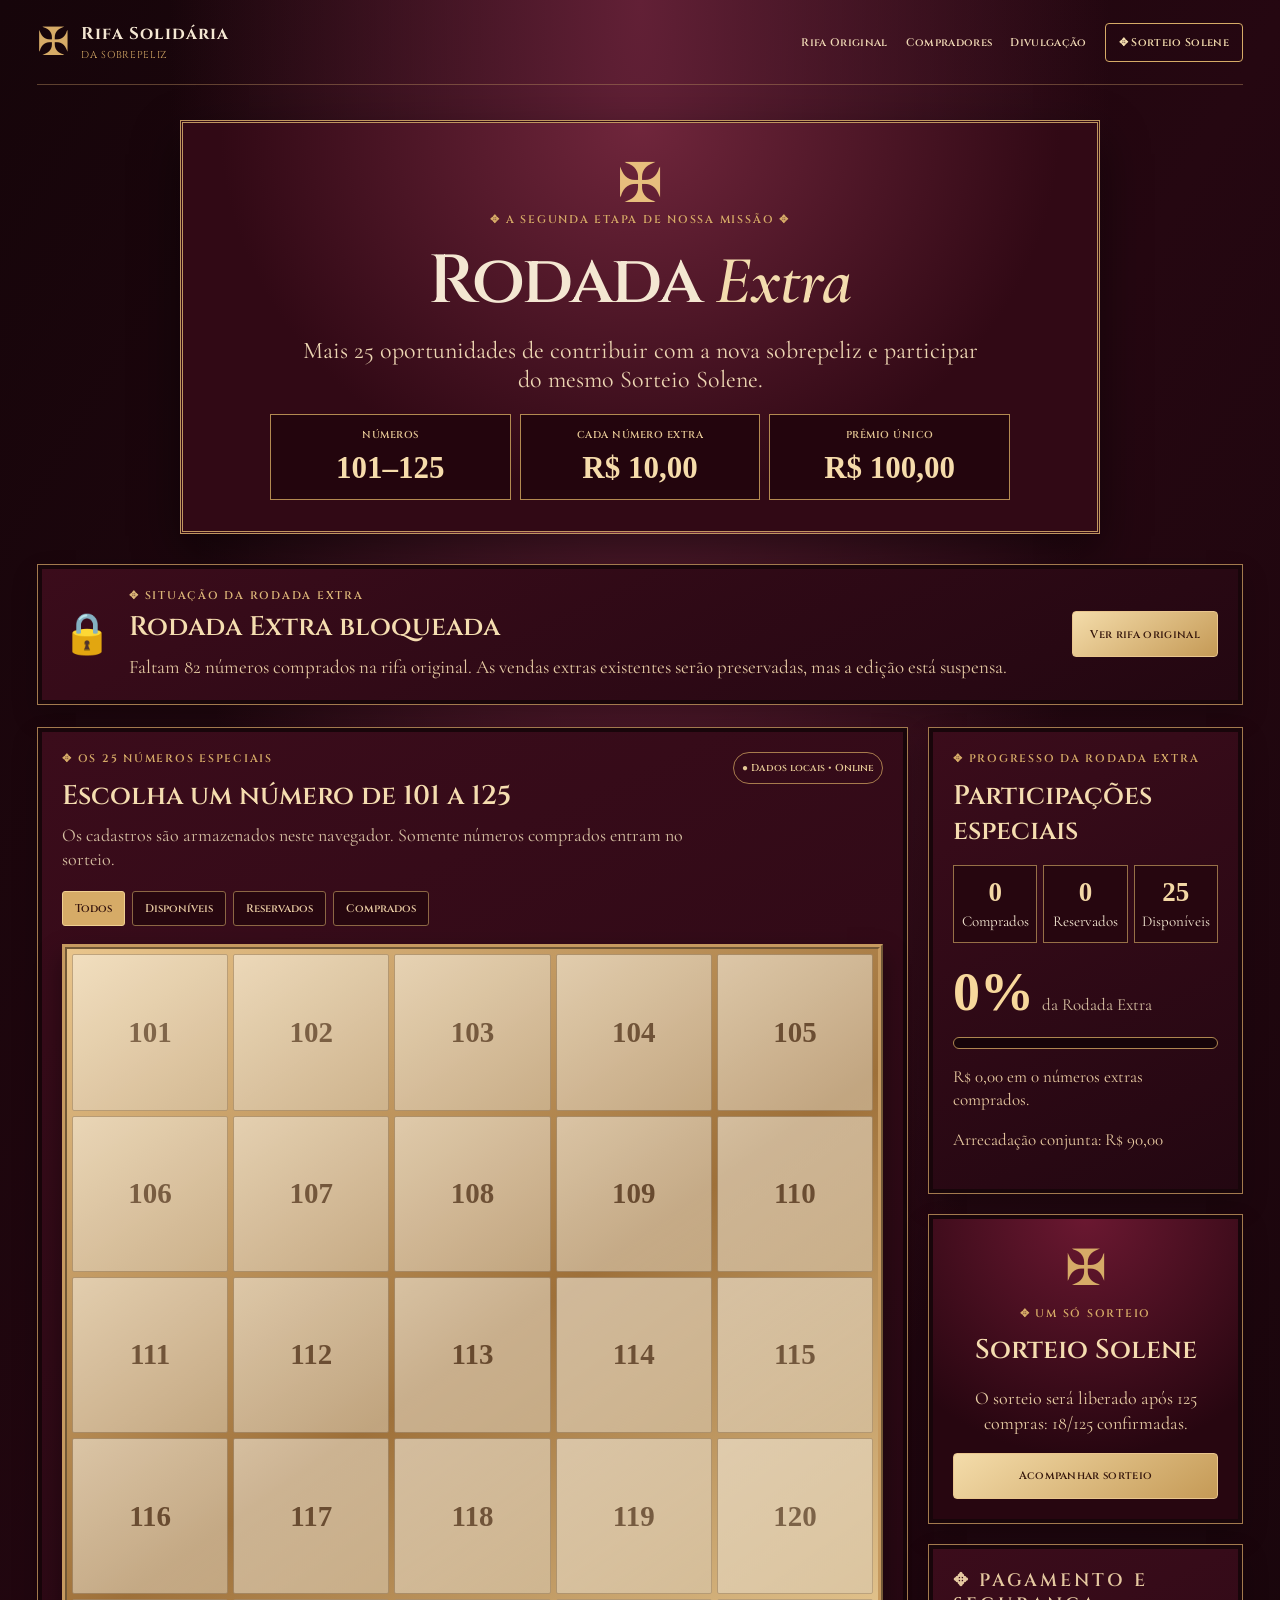
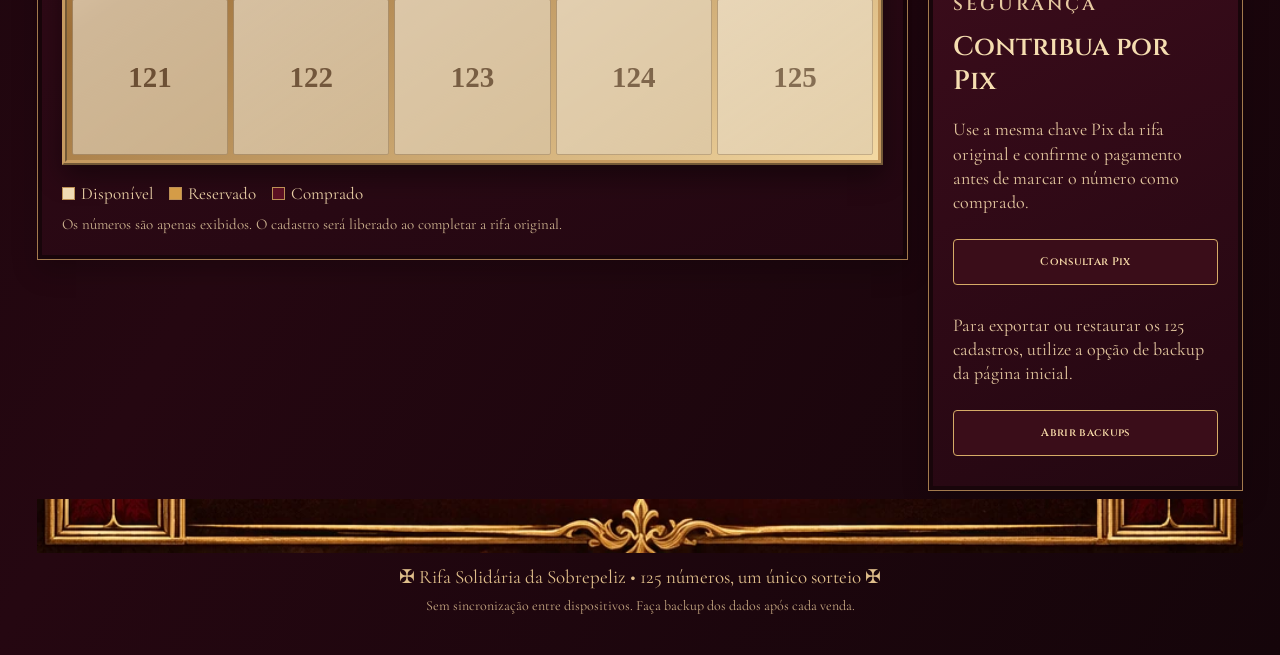
<file: rodada-extra.html>
<!DOCTYPE html>
<html lang="pt-BR">
<head>
  <meta charset="UTF-8">
  <meta name="viewport" content="width=device-width,initial-scale=1,viewport-fit=cover">
  <meta name="theme-color" content="#280710">
  <meta name="description" content="Rodada Extra da Rifa Solidária da Sobrepeliz: números 101 a 125 por R$ 10,00.">
  <link rel="manifest" href="./manifest.webmanifest">
  <link rel="stylesheet" href="./rifa.css">
  <link rel="stylesheet" href="./rodada-extra.css">
  <script src="./rodada-extra.js" defer></script>
  <title>Rodada Extra | Rifa Solidária da Sobrepeliz</title>
</head>
<body>
<div class="pagina">
  <header class="topo">
    <a class="marca" href="./index.html">
      <span class="marca-cruz">✠</span>
      <span>
        <strong>Rifa Solidária</strong>
        <small>DA SOBREPELIZ</small>
      </span>
    </a>
    <nav class="navegacao" aria-label="Menu principal">
      <a href="./index.html">Rifa Original</a>
      <a href="./compradores.html">Compradores</a>
      <a href="./divulgacao.html">Divulgação</a>
      <a class="nav-destaque" href="./sorteio.html">✥ Sorteio Solene</a>
    </nav>
  </header>

  <main>
    <section class="extra-hero" aria-labelledby="tituloExtra">
      <div class="extra-simbolo" aria-hidden="true">✠</div>
      <p class="sobretitulo">✥ A SEGUNDA ETAPA DE NOSSA MISSÃO ✥</p>
      <h1 id="tituloExtra">Rodada <em>Extra</em></h1>
      <p>Mais 25 oportunidades de contribuir com a nova sobrepeliz e participar do mesmo Sorteio Solene.</p>

      <div class="extra-precos">
        <div>
          <small>NÚMEROS</small>
          <strong>101–125</strong>
        </div>
        <div>
          <small>CADA NÚMERO EXTRA</small>
          <strong>R$ 10,00</strong>
        </div>
        <div>
          <small>PRÊMIO ÚNICO</small>
          <strong>R$ 100,00</strong>
        </div>
      </div>
    </section>

    <section class="painel extra-bloqueio" id="avisoBloqueio" aria-live="polite">
      <div class="extra-icone" id="iconeEstado" aria-hidden="true">🔒</div>
      <div>
        <p class="sobretitulo">✥ SITUAÇÃO DA RODADA EXTRA</p>
        <h2 id="tituloEstado">Aguardando a conclusão da primeira etapa</h2>
        <p id="mensagemEstado">A venda dos números 101 a 125 começa após a compra dos 100 números originais.</p>
      </div>
      <a class="botao botao-ouro" href="./index.html#numeros" id="botaoEstado">Ver rifa original</a>
    </section>

    <div class="extra-layout">
      <section class="painel extra-painel" aria-labelledby="tituloGrade">
        <div class="cabecalho-secao">
          <div>
            <p class="sobretitulo">✥ OS 25 NÚMEROS ESPECIAIS</p>
            <h2 id="tituloGrade">Escolha um número de 101 a 125</h2>
            <p>Os cadastros são armazenados neste navegador. Somente números comprados entram no sorteio.</p>
          </div>
          <span class="selo" id="seloConexao">● Dados locais</span>
        </div>

        <div class="filtros" aria-label="Filtrar números extras">
          <button class="filtro ativo" type="button" data-filtro="todos" aria-pressed="true">Todos</button>
          <button class="filtro" type="button" data-filtro="disponivel" aria-pressed="false">Disponíveis</button>
          <button class="filtro" type="button" data-filtro="reservado" aria-pressed="false">Reservados</button>
          <button class="filtro" type="button" data-filtro="comprado" aria-pressed="false">Comprados</button>
        </div>

        <div class="quadro">
          <div class="grade grade-extra" id="gradeExtra" aria-label="Números extras de 101 a 125"></div>
        </div>

        <p class="vazio" id="semNumeros" hidden>Nenhum número corresponde ao filtro.</p>

        <div class="legenda">
          <span><i class="amostra amostra-disponivel"></i> Disponível</span>
          <span><i class="amostra amostra-reservado"></i> Reservado</span>
          <span><i class="amostra amostra-comprado"></i> Comprado</span>
        </div>

        <p class="nota" id="notaGrade">Números bloqueados até a conclusão da primeira etapa.</p>
        <p class="alerta-dados" id="erroDados" role="alert" hidden></p>
      </section>

      <aside class="extra-aside">
        <section class="painel">
          <p class="sobretitulo">✥ PROGRESSO DA RODADA EXTRA</p>
          <h2>Participações especiais</h2>

          <div class="extra-resumo">
            <div><strong id="extrasComprados">0</strong><span>Comprados</span></div>
            <div><strong id="extrasReservados">0</strong><span>Reservados</span></div>
            <div><strong id="extrasDisponiveis">25</strong><span>Disponíveis</span></div>
          </div>

          <div class="progresso-destaque">
            <strong id="percentualExtra">0%</strong>
            <span>da Rodada Extra</span>
          </div>

          <div class="barra" role="progressbar" id="barraExtra" aria-label="Números extras comprados" aria-valuemin="0" aria-valuemax="25" aria-valuenow="0">
            <div id="preenchimentoExtra"></div>
          </div>

          <p class="extra-detalhe" id="valorExtra">R$ 0,00 em números extras comprados.</p>
          <p class="extra-detalhe" id="valorTotal">Arrecadação conjunta: —</p>
        </section>

        <section class="painel painel-sorteio">
          <span class="icone-trofeu" aria-hidden="true">✠</span>
          <p class="sobretitulo">✥ UM SÓ SORTEIO</p>
          <h2>Sorteio Solene</h2>
          <p id="estadoSorteio">O prêmio de R$ 100,00 será sorteado entre os 125 números após todos estarem comprados.</p>
          <a class="botao botao-ouro largura-total" href="./sorteio.html">Acompanhar sorteio</a>
        </section>

        <section class="painel extra-info">
          <p class="sobretitulo">✥ PAGAMENTO E SEGURANÇA</p>
          <h2>Contribua por Pix</h2>
          <p>Use a mesma chave Pix da rifa original e confirme o pagamento antes de marcar o número como comprado.</p>
          <a class="botao botao-contorno largura-total" href="./index.html#pagamento">Consultar Pix</a>
          <p>Para exportar ou restaurar os 125 cadastros, utilize a opção de backup da página inicial.</p>
          <a class="botao botao-contorno largura-total" href="./index.html#tituloFerramentas">Abrir backups</a>
        </section>
      </aside>
    </div>
  </main>

  <footer class="rodape">
    <img src="./rodape-gotico.webp" alt="" aria-hidden="true">
    <p>✠ Rifa Solidária da Sobrepeliz • 125 números, um único sorteio ✠</p>
    <small>Sem sincronização entre dispositivos. Faça backup dos dados após cada venda.</small>
  </footer>
</div>

<dialog id="janelaExtra" aria-labelledby="tituloJanela">
  <form id="formularioExtra">
    <div class="modal-topo">
      <p class="sobretitulo">✥ CADASTRO DA RODADA EXTRA</p>
      <h2 id="tituloJanela">Número 101</h2>
      <p>Valor por número: R$ 10,00</p>
    </div>

    <fieldset class="grupo-situacao">
      <legend>Situação do número</legend>
      <label><input type="radio" name="situacao" value="disponivel"> Disponível</label>
      <label><input type="radio" name="situacao" value="reservado"> Reservado</label>
      <label><input type="radio" name="situacao" value="comprado"> Comprado</label>
    </fieldset>

    <label class="campo" for="compradorExistente">Comprador já cadastrado</label>
    <select id="compradorExistente">
      <option value="">— Selecionar comprador —</option>
    </select>

    <label class="campo" for="nome">Nome</label>
    <input id="nome" type="text" maxlength="100" autocomplete="off" placeholder="Nome do comprador">

    <label class="campo" for="telefone">WhatsApp / contato</label>
    <input id="telefone" type="tel" maxlength="20" inputmode="tel" placeholder="(84) 99999-9999">

    <label class="campo" for="observacao">Observação</label>
    <textarea id="observacao" rows="2" maxlength="500" placeholder="Informação opcional"></textarea>

    <p class="modal-alerta" id="alertaCadastro" role="status"></p>

    <div class="modal-acoes">
      <button class="botao botao-contorno" id="cancelar" type="button">Cancelar</button>
      <button class="botao botao-ouro" type="submit">Salvar número extra</button>
    </div>
  </form>
</dialog>

<div id="mensagem" class="toast" role="status" aria-live="polite"></div>
</body>
</html>
</file>
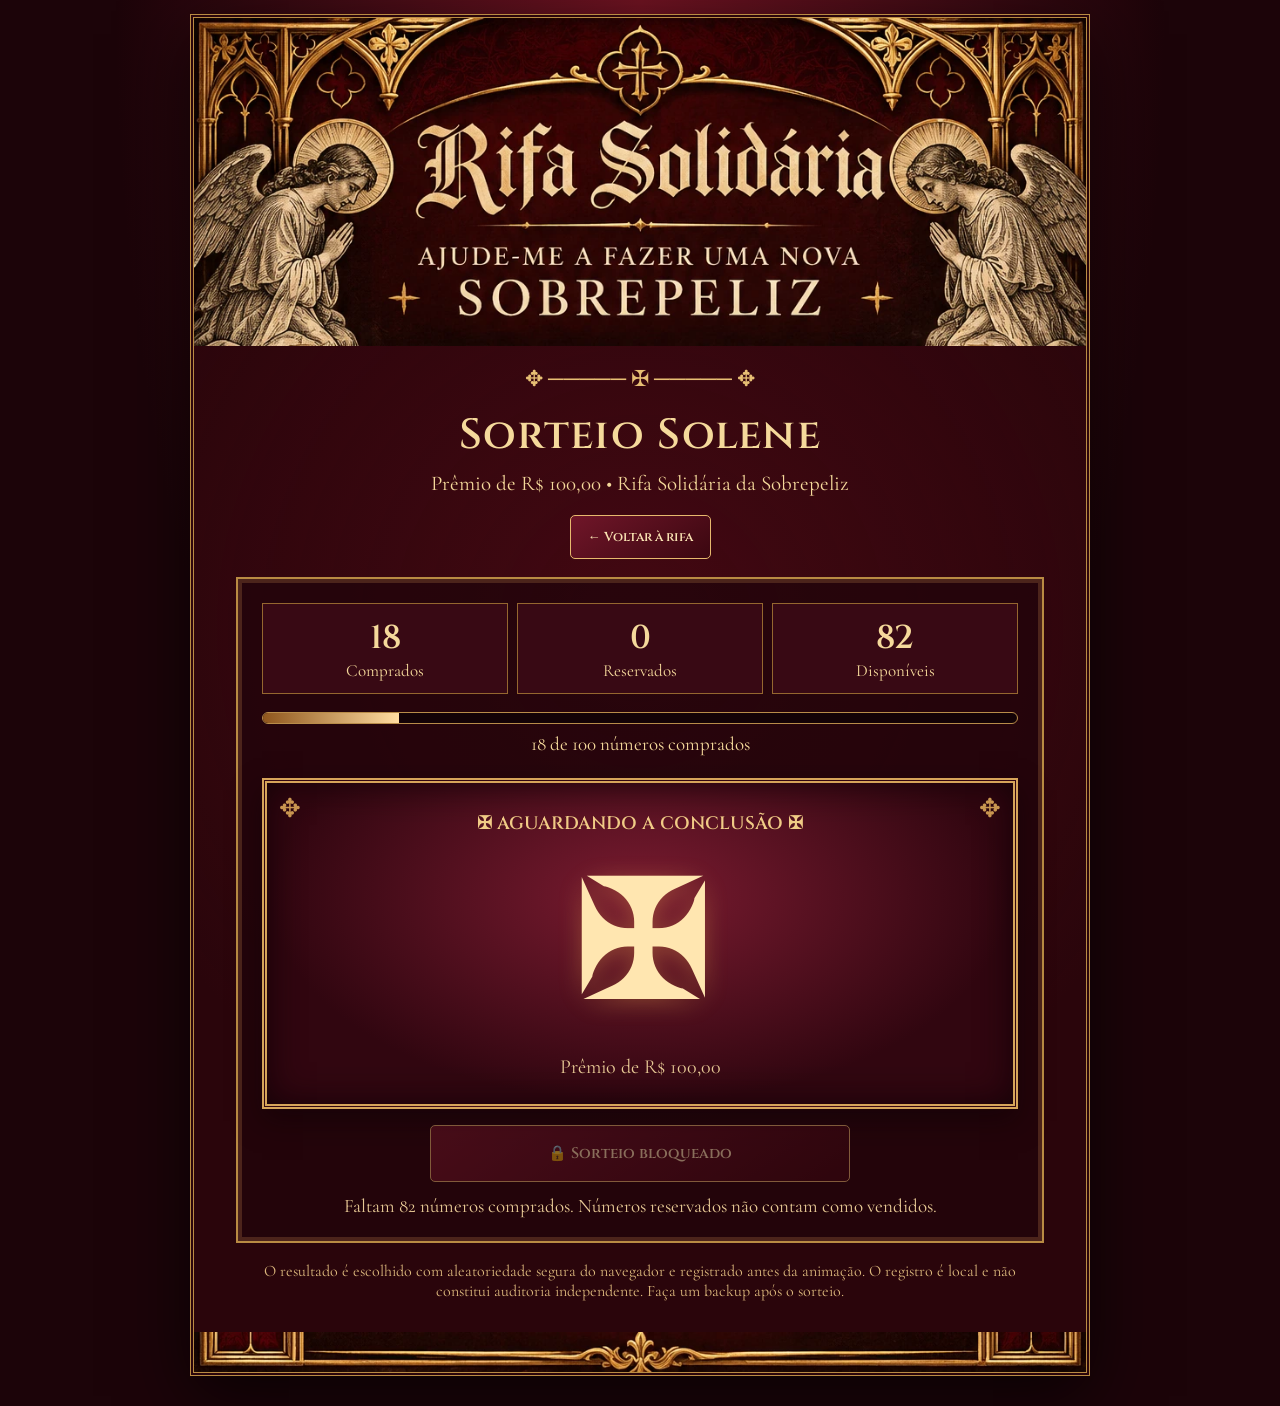
<file: sorteio.html>
<!DOCTYPE html>
<html lang="pt-BR">
<head>
<meta charset="UTF-8">
<meta name="viewport" content="width=device-width, initial-scale=1, viewport-fit=cover">
<meta name="theme-color" content="#31060e">
<link rel="manifest" href="./manifest.webmanifest">
<title>Sorteio Solene | Rifa da Sobrepeliz</title>

<style>
@import url('https://fonts.googleapis.com/css2?family=Cinzel:wght@400;500;600;700&family=Cormorant+Garamond:wght@400;500;600;700&display=swap');

:root {
  --ouro:#d7a64d;
  --claro:#f5d99b;
  --vinho:#4c0a17;
  --escuro:#20040a;
}

* { box-sizing:border-box; }
[hidden] { display:none !important; }

body {
  margin:0;
  min-height:100vh;
  color:var(--claro);
  font-family:'Cormorant Garamond',Georgia,serif;
  background:radial-gradient(
    ellipse at 50% 0%,#711322,transparent 58%
  ),#1c0409;
}

button { cursor:pointer; }

button:focus-visible,
a:focus-visible {
  outline:3px solid white;
  outline-offset:3px;
}

.poster {
  max-width:900px;
  margin:14px auto 30px;
  border:4px double #b98b43;
  background:radial-gradient(
    circle at 50% 45%,#680d1c66,transparent 65%
  ),#2a050b;
  box-shadow:0 20px 65px #000a;
}

.cabecalho,.rodape {
  display:block;
  width:100%;
  height:auto;
}

.conteudo {
  padding:12px clamp(13px,4vw,42px) 26px;
}

.ornamento {
  text-align:center;
  color:#e7bf74;
  font-size:22px;
  margin:8px 0 15px;
}

.titulo { text-align:center; }

.titulo h1 {
  font:600 clamp(25px,5vw,42px)
    'Cinzel',Georgia,serif;
  margin:7px 0;
  letter-spacing:.03em;
}

.titulo p {
  margin:7px 0 15px;
  font-size:21px;
}

.botao {
  display:inline-block;
  border:1px solid #e7b96e;
  border-radius:5px;
  background:linear-gradient(145deg,#701629,#3b0710);
  color:#f9e2b2;
  padding:12px 17px;
  text-decoration:none;
  font:600 13px 'Cinzel',Georgia,serif;
  text-align:center;
}

.botao:disabled {
  opacity:.48;
  cursor:not-allowed;
}

.botao:not(:disabled):hover {
  filter:brightness(1.15);
}

.voltar { margin:4px auto 18px; }

.painel {
  border:2px solid #b98b43;
  box-shadow:inset 0 0 0 4px #4c241b;
  background:#22050bc9;
  padding:clamp(12px,3vw,24px);
}

.contadores {
  display:grid;
  grid-template-columns:repeat(3,1fr);
  gap:9px;
}

.contador {
  text-align:center;
  padding:12px 5px;
  background:#380914;
  border:1px solid #95672f;
}

.contador strong {
  display:block;
  font:600 clamp(20px,4vw,33px)
    'Cinzel',Georgia,serif;
}

.contador span {
  font-size:clamp(13px,2.4vw,17px);
}

.progresso {
  margin:18px 0 7px;
  background:#130206;
  height:12px;
  border:1px solid #b88c49;
  border-radius:20px;
  overflow:hidden;
}

.preenchimento {
  width:0;
  height:100%;
  background:linear-gradient(90deg,#8f561d,#ffdda1);
  transition:width .3s;
}

.progressoTexto {
  text-align:center;
  font-size:19px;
  margin:8px 0 12px;
}

.altar {
  position:relative;
  text-align:center;
  margin:23px auto 16px;
  padding:28px 15px 22px;
  border:5px double #d6a45a;
  background:radial-gradient(
    ellipse at 50% 35%,#791b30,#310610 70%
  );
  box-shadow:
    inset 0 0 35px #150207,
    0 12px 26px #10020688;
}

.altar::before,
.altar::after {
  content:'✥';
  position:absolute;
  color:#c99650;
  font-size:26px;
  top:10px;
}

.altar::before { left:12px; }
.altar::after { right:12px; }

.fase {
  font:600 clamp(13px,2.8vw,18px)
    'Cinzel',Georgia,serif;
  color:#f0cb86;
  min-height:28px;
}

.visor {
  font:600 clamp(76px,18vw,160px)
    'Cinzel',Georgia,serif;
  color:#ffe6b0;
  text-shadow:0 4px 22px #e2a64b55;
  line-height:1.25;
  margin:12px auto 4px;
  font-variant-numeric:tabular-nums;
}

.altar.rodando .visor {
  animation:brilho .7s ease-in-out infinite alternate;
}

@keyframes brilho {
  from {
    text-shadow:0 2px 8px #f3bf7655;
  }
  to {
    text-shadow:0 2px 35px #f4c16acc;
  }
}

.mensagemVisor {
  font-size:20px;
  color:#e7c995;
  min-height:27px;
}

.controle { text-align:center; }

#iniciar {
  width:min(100%,420px);
  font-size:15px;
  padding:17px;
}

.estado {
  margin:12px auto 0;
  max-width:620px;
  text-align:center;
  font-size:19px;
  color:#e7c995;
}

.erro { color:#ffb5ad; }

.resultado {
  margin:24px 0 0;
  padding:20px 14px;
  text-align:center;
  background:linear-gradient(
    135deg,#fff0d0,#e3c38c,#f7e0b4
  );
  color:#45140e;
  border:5px double #a47737;
}

.resultado h2 {
  font:600 clamp(20px,4vw,30px)
    'Cinzel',Georgia,serif;
  margin:3px 0 13px;
}

.resultado .ganhador {
  font:700 clamp(25px,5vw,38px)
    'Cormorant Garamond',Georgia,serif;
  overflow-wrap:anywhere;
}

.resultado p {
  font-size:19px;
  margin:7px 0;
}

.resultado .data {
  font-size:16px;
}

.resultado .botao {
  margin-top:12px;
}

.nota {
  margin:18px 0 5px;
  text-align:center;
  font-size:16px;
  color:#dbb77c;
}

@media(max-width:600px) {
  .poster {
    margin:0 auto 12px;
    border-width:2px;
  }

  .conteudo {
    padding:9px 9px 20px;
  }

  .painel { padding:9px; }

  .contadores { gap:5px; }

  .altar {
    padding:25px 6px 18px;
  }

  .visor {
    font-size:clamp(68px,19vw,112px);
  }
}

@media(prefers-reduced-motion:reduce) {
  *,*::before,*::after {
    animation:none !important;
    transition:none !important;
  }
}
</style>
</head>

<body>
<main class="poster">

  <header>
    <img
      class="cabecalho"
      src="./cabecalho-gotico.webp"
      alt="Rifa Solidária — Sobrepeliz"
    >
  </header>

  <div class="conteudo">

    <div class="ornamento">
      ✥ ───── ✠ ───── ✥
    </div>

    <div class="titulo">
      <h1>Sorteio Solene</h1>

      <p>
        Prêmio de R$ 100,00 •
        Rifa Solidária da Sobrepeliz
      </p>

      <a class="botao voltar" href="./index.html">
        ← Voltar à rifa
      </a>
    </div>

    <section class="painel" aria-label="Situação do sorteio">

      <div class="contadores">
        <div class="contador">
          <strong id="comprados">—</strong>
          <span>Comprados</span>
        </div>

        <div class="contador">
          <strong id="reservados">—</strong>
          <span>Reservados</span>
        </div>

        <div class="contador">
          <strong id="disponiveis">—</strong>
          <span>Disponíveis</span>
        </div>
      </div>

      <div
        class="progresso"
        role="progressbar"
        id="barra"
        aria-label="Progresso das vendas"
        aria-valuemin="0"
        aria-valuemax="100"
        aria-valuenow="0"
      >
        <div
          class="preenchimento"
          id="preenchimento"
        ></div>
      </div>

      <p class="progressoTexto" id="progressoTexto">
        Verificando os números...
      </p>

      <div class="altar" id="altar">
        <div class="fase" id="fase">
          ✠ AGUARDANDO A CONCLUSÃO ✠
        </div>

        <div
          class="visor"
          id="visor"
          aria-live="off"
        >✠</div>

        <div
          class="mensagemVisor"
          id="mensagemVisor"
        >
          O sorteio será liberado com
          100 números comprados.
        </div>
      </div>

      <div class="controle">
        <button
          class="botao"
          type="button"
          id="iniciar"
          disabled
        >
          🔒 Sorteio bloqueado
        </button>

        <p
          class="estado"
          id="estado"
          role="status"
          aria-live="polite"
        ></p>
      </div>

      <section
        class="resultado"
        id="resultado"
        hidden
        aria-label="Resultado do sorteio"
      >
        <h2>✠ Habemus Victorem! ✠</h2>

        <p>O número premiado pertence a:</p>

        <div
          class="ganhador"
          id="ganhador"
        ></div>

        <p>
          Prêmio:
          <strong>R$ 100,00</strong>
        </p>

        <p
          class="data"
          id="dataSorteio"
        ></p>

        <button
          class="botao"
          id="comprovante"
          type="button"
        >
          Salvar imagem do resultado (PNG)
        </button>

        <p>
          O comprovante público mostra o número,
          mas não divulga nome nem telefone.
        </p>
      </section>

    </section>

    <p class="nota">
      O resultado é escolhido com aleatoriedade
      segura do navegador e registrado antes da
      animação. O registro é local e não constitui
      auditoria independente. Faça um backup após
      o sorteio.
    </p>

  </div>

  <img
    class="rodape"
    src="./rodape-gotico.webp"
    alt=""
    aria-hidden="true"
  >

</main>

<script>
(() => {
  'use strict';

  const CHAVE = 'rifa-sobrepeliz-v1';
  const CHAVE_SORTEIO =
    'rifa-sobrepeliz-sorteio-v1';

  const INICIAIS = [
    1,6,8,12,13,14,15,16,22,25,
    26,28,30,45,48,52,77,85
  ];

  const $ = id => document.getElementById(id);

  const formatar = n =>
    String(n).padStart(3,'0');

  let animando = false;
  let registroAtual = null;

  function lerNumeros() {
    const bruto = localStorage.getItem(CHAVE);

    if (!bruto) {
      return Array.from(
        {length:100},
        (_,i) => ({
          situacao:INICIAIS.includes(i+1)
            ? 'comprado'
            : 'disponivel',
          nome:''
        })
      );
    }

    const dados = JSON.parse(bruto);

    if (
      !Array.isArray(dados) ||
      dados.length !== 100 ||
      !dados.every(d =>
        d &&
        ['comprado','reservado','disponivel']
          .includes(d.situacao)
      )
    ) {
      throw Error(
        'Os dados da rifa estão inválidos. ' +
        'Restaure o backup na página principal.'
      );
    }

    return dados;
  }

  function lerResultado() {
    const bruto =
      localStorage.getItem(CHAVE_SORTEIO);

    if (bruto === null) return null;

    const r = JSON.parse(bruto);

    if (
      !r ||
      r.tipo !== 'rifa-sobrepeliz-sorteio' ||
      !Number.isInteger(r.numero) ||
      r.numero < 1 ||
      r.numero > 100 ||
      typeof r.nome !== 'string' ||
      typeof r.realizadoEm !== 'string' ||
      !Number.isFinite(Date.parse(r.realizadoEm))
    ) {
      throw Error(
        'O registro do sorteio está inválido. ' +
        'Não faça outro sorteio; restaure um ' +
        'backup confiável.'
      );
    }

    return r;
  }

  // Sorteia de 1 a 100 sem viés de módulo.
  function numeroSeguro() {
    if (
      !globalThis.crypto ||
      typeof crypto.getRandomValues !== 'function'
    ) {
      throw Error(
        'Este navegador não disponibiliza ' +
        'sorteio seguro. Abra o site em HTTPS.'
      );
    }

    const buffer = new Uint32Array(1);

    const limite =
      Math.floor(4294967296 / 100) * 100;

    do {
      crypto.getRandomValues(buffer);
    } while (buffer[0] >= limite);

    return buffer[0] % 100 + 1;
  }

  function mostrarResultado(r) {
    registroAtual = r;

    $('fase').textContent =
      '✠ HABEMUS VICTOREM! ✠';

    $('visor').textContent =
      formatar(r.numero);

    $('mensagemVisor').textContent =
      'Número vencedor da Rifa Solidária';

    $('ganhador').textContent =
      r.nome ||
      'Comprador não identificado — consulte o cadastro';

    $('dataSorteio').textContent =
      'Realizado em ' +
      new Date(r.realizadoEm)
        .toLocaleString('pt-BR');

    $('resultado').hidden = false;

    $('iniciar').disabled = true;

    $('iniciar').textContent =
      '✠ Sorteio concluído';

    $('estado').textContent =
      'Resultado registrado neste navegador. ' +
      'Não é possível sortear novamente ' +
      'por esta página.';

    $('altar').classList.remove('rodando');
  }

  function renderizar() {
    if (animando) return;

    $('resultado').hidden = true;
    $('iniciar').disabled = true;
    $('estado').classList.remove('erro');

    try {
      const dados = lerNumeros();

      const vendidos = dados.filter(
        d => d.situacao === 'comprado'
      ).length;

      const reservados = dados.filter(
        d => d.situacao === 'reservado'
      ).length;

      $('comprados').textContent = vendidos;

      $('reservados').textContent = reservados;

      $('disponiveis').textContent =
        100 - vendidos - reservados;

      $('preenchimento').style.width =
        vendidos + '%';

      $('barra').setAttribute(
        'aria-valuenow', vendidos
      );

      $('progressoTexto').textContent =
        `${vendidos} de 100 números comprados`;

      const resultado = lerResultado();

      if (resultado) {
        mostrarResultado(resultado);
        return;
      }

      registroAtual = null;

      $('fase').textContent =
        '✠ AGUARDANDO A CONCLUSÃO ✠';

      $('visor').textContent = '✠';

      $('mensagemVisor').textContent =
        'Prêmio de R$ 100,00';

      if (vendidos !== 100) {
        $('iniciar').textContent =
          '🔒 Sorteio bloqueado';

        $('estado').textContent =
          `Faltam ${100-vendidos} números comprados. ` +
          'Números reservados não contam como vendidos.';

        return;
      }

      if (
        !globalThis.crypto ||
        typeof crypto.getRandomValues !== 'function'
      ) {
        throw Error(
          'O sorteio seguro exige HTTPS ou localhost.'
        );
      }

      $('fase').textContent =
        '✥ SORTEIO LIBERADO ✥';

      $('mensagemVisor').textContent =
        'Todos os 100 números foram comprados!';

      $('iniciar').disabled = false;

      $('iniciar').textContent =
        '✠ Iniciar Sorteio Solene';

      const semNome = dados.filter(
        d => !String(d.nome || '').trim()
      ).length;

      $('estado').textContent = semNome
        ? `Atenção: ${semNome} número(s) comprado(s) ` +
          'ainda não têm nome de comprador.'
        : 'Pronto para a contagem regressiva, ' +
          'roleta e revelação.';

    } catch(e) {
      $('iniciar').disabled = true;

      $('iniciar').textContent =
        'Sorteio indisponível';

      $('estado').classList.add('erro');

      $('estado').textContent = e.message;

      $('fase').textContent = '✠ ATENÇÃO ✠';

      $('visor').textContent = '✠';
    }
  }

  const esperar = ms =>
    new Promise(resolve => setTimeout(resolve,ms));

  async function animacao(r) {
    if (
      window.matchMedia(
        '(prefers-reduced-motion: reduce)'
      ).matches
    ) {
      mostrarResultado(r);
      return;
    }

    $('altar').classList.add('rodando');

    $('fase').textContent =
      '✥ CONTAGEM REGRESSIVA ✥';

    $('mensagemVisor').textContent =
      'Preparando o sorteio...';

    for (let n=3; n>=1; n--) {
      $('visor').textContent = String(n);
      await esperar(900);
    }

    $('fase').textContent =
      '✥ ROLETA DOS 100 NÚMEROS ✥';

    $('mensagemVisor').textContent =
      'O resultado já foi registrado com segurança.';

    await new Promise(resolve => {
      const duracao = 4800;

      let inicio = null;
      let ultimaTroca = -Infinity;
      let passos = 0;

      function quadro(agora) {
        if (inicio === null) inicio = agora;

        const proporcao = Math.min(
          1,
          (agora - inicio) / duracao
        );

        const intervalo =
          55 + 440 * Math.pow(proporcao,3);

        if (agora - ultimaTroca >= intervalo) {
          // A roleta é visual; o resultado já foi salvo.
          passos++;

          $('visor').textContent =
            formatar((passos * 37) % 100 + 1);

          ultimaTroca = agora;
        }

        if (proporcao < 1) {
          requestAnimationFrame(quadro);
        } else {
          resolve();
        }
      }

      requestAnimationFrame(quadro);
    });

    mostrarResultado(r);
  }

  $('iniciar').addEventListener(
    'click',
    async () => {
      if (animando) return;

      try {
        if (lerResultado()) {
          renderizar();
          return;
        }

        const dados = lerNumeros();

        if (
          dados.length !== 100 ||
          dados.some(
            d => d.situacao !== 'comprado'
          )
        ) {
          renderizar();
          return;
        }

        const semNome = dados.filter(
          d => !String(d.nome || '').trim()
        ).length;

        const aviso = semNome
          ? `Há ${semNome} números sem nome de comprador. ` +
            'O vencedor poderá ficar sem identificação. ' +
            'Deseja prosseguir?'
          : 'Os 100 números estão comprados. ' +
            'O sorteio será realizado UMA VEZ e ' +
            'o resultado será salvo antes da animação. ' +
            'Confirmar?';

        if (!confirm(aviso)) return;

        if (lerResultado()) {
          renderizar();
          return;
        }

        const conferir = lerNumeros();

        if (
          conferir.some(
            d => d.situacao !== 'comprado'
          )
        ) {
          renderizar();
          return;
        }

        const numero = numeroSeguro();

        const r = {
          tipo:'rifa-sobrepeliz-sorteio',
          versao:1,
          numero,
          nome:String(
            conferir[numero-1].nome || ''
          ).trim(),
          realizadoEm:new Date().toISOString(),
          totalComprados:100,
          metodo:
            'crypto.getRandomValues com rejeição de viés'
        };

        // Salva ANTES de iniciar a animação.
        localStorage.setItem(
          CHAVE_SORTEIO,
          JSON.stringify(r)
        );

        const verificado = lerResultado();

        if (
          !verificado ||
          verificado.numero !== numero
        ) {
          throw Error(
            'Não foi possível confirmar ' +
            'o salvamento do resultado.'
          );
        }

        animando = true;

        $('iniciar').disabled = true;

        $('iniciar').textContent =
          'Sorteio em andamento...';

        $('estado').textContent =
          'Resultado registrado. Não feche ' +
          'esta página durante a animação.';

        await animacao(verificado);

      } catch(e) {
        $('estado').classList.add('erro');

        $('estado').textContent =
          'Não foi possível iniciar: ' +
          e.message;

      } finally {
        animando = false;

        try {
          if (lerResultado()) renderizar();
        } catch(e) {
          $('estado').textContent = e.message;
        }
      }
    }
  );

  $('comprovante').addEventListener(
    'click',
    () => {
      if (!registroAtual) return;

      const c = document.createElement('canvas');

      c.width = 1080;
      c.height = 1350;

      const g = c.getContext('2d');

      const grad = g.createRadialGradient(
        540,360,100,
        540,700,950
      );

      grad.addColorStop(0,'#721a2a');
      grad.addColorStop(1,'#1b0309');

      g.fillStyle = grad;
      g.fillRect(0,0,1080,1350);

      for (
        const [m,cor,largura] of [
          [28,'#bc8a48',6],
          [42,'#f1d39a',2],
          [55,'#8f582c',2]
        ]
      ) {
        g.strokeStyle = cor;
        g.lineWidth = largura;

        g.strokeRect(
          m,m,
          1080-2*m,
          1350-2*m
        );
      }

      function escrever(
        t,y,tam,
        cor='#f5d99b',
        peso='normal'
      ) {
        g.fillStyle = cor;

        g.font =
          `${peso} ${tam}px Georgia`;

        g.textAlign = 'center';
        g.textBaseline = 'middle';

        g.fillText(t,540,y,920);
      }

      escrever('✠',190,96);

      escrever(
        'RIFA SOLIDÁRIA',
        290,57,'#f5d99b','bold'
      );

      escrever(
        'DA SOBREPELIZ',
        355,40
      );

      escrever(
        '✥ SORTEIO SOLENE ✥',
        475,38
      );

      g.fillStyle = '#2d0610';

      g.fillRect(160,555,760,340);

      g.strokeStyle = '#e0b36a';
      g.lineWidth = 5;

      g.strokeRect(160,555,760,340);

      escrever(
        'NÚMERO PREMIADO',
        625,34
      );

      escrever(
        formatar(registroAtual.numero),
        760,165,'#ffe5a8','bold'
      );

      escrever(
        'PRÊMIO: R$ 100,00',
        995,47,'#f5d99b','bold'
      );

      escrever(
        new Date(
          registroAtual.realizadoEm
        ).toLocaleString('pt-BR'),
        1080,30
      );

      escrever(
        'Resultado registrado no navegador',
        1190,28
      );

      c.toBlob(blob => {
        if (!blob) {
          alert(
            'Não foi possível gerar a imagem.'
          );
          return;
        }

        const url =
          URL.createObjectURL(blob);

        const a =
          document.createElement('a');

        a.href = url;

        a.download =
          'resultado-rifa-sobrepeliz.png';

        document.body.append(a);
        a.click();
        a.remove();

        setTimeout(
          () => URL.revokeObjectURL(url),
          60000
        );
      },'image/png');
    }
  );

  window.addEventListener(
    'pageshow',
    () => {
      if (!animando) renderizar();
    }
  );

  window.addEventListener(
    'storage',
    e => {
      if (
        !animando &&
        [CHAVE,CHAVE_SORTEIO].includes(e.key)
      ) {
        renderizar();
      }
    }
  );

  renderizar();
})();

if ('serviceWorker' in navigator) {
  window.addEventListener(
    'load',
    () => navigator.serviceWorker
      .register('./sw.js')
      .catch(console.warn)
  );
}
</script>

</body>
</html>
</file>
<file: rifa.css>
@import url('https://fonts.googleapis.com/css2?family=Cinzel:wght@400;500;600;700&family=Cormorant+Garamond:wght@400;500;600;700&display=swap');
:root{--fundo:#16050a;--vinho:#3b0b18;--vinho2:#601729;--ouro:#d6ab67;--ouro-claro:#f3dcae;--texto:#f4e7d2;--suave:#d7c1a3;--papel:#f4e5c9;--tinta:#421d17;--borda:#9e7445}
*{box-sizing:border-box}
html{scroll-behavior:smooth}
body{margin:0;background:radial-gradient(ellipse at 50% 0%,#622036 0%,transparent 52%),linear-gradient(120deg,#16050a,#250711 50%,#15050a);color:var(--texto);font-family:'Cormorant Garamond',Georgia,serif;font-size:19px}
button,input,select,textarea{font:inherit}button{cursor:pointer}
a{color:inherit}a:focus-visible,button:focus-visible,input:focus-visible,select:focus-visible,textarea:focus-visible{outline:3px solid #ffe2a5;outline-offset:3px}
[hidden]{display:none!important}
.pagina{max-width:1250px;margin:auto;padding:0 22px}
.topo{display:flex;align-items:center;justify-content:space-between;gap:20px;padding:22px 0;border-bottom:1px solid #af855b77}
.marca{display:flex;align-items:center;gap:11px;text-decoration:none;white-space:nowrap}
.marca-cruz{font-size:39px;line-height:1;color:var(--ouro)}
.marca strong,.marca small{display:block;font-family:'Cinzel',Georgia,serif;letter-spacing:.07em}
.marca strong{font-size:17px}.marca small{font-size:10px;color:var(--ouro);margin-top:3px}
.navegacao{display:flex;align-items:center;flex-wrap:wrap;justify-content:flex-end;gap:7px 18px}
.navegacao a{text-decoration:none;font:600 11px 'Cinzel',Georgia,serif;letter-spacing:.03em;color:#eed7b4}
.navegacao a:hover{color:#fff4d9}
.navegacao .nav-destaque{padding:11px 13px;border:1px solid var(--ouro);border-radius:4px;color:var(--ouro-claro)}
.hero{display:grid;grid-template-columns:1.1fr .9fr;align-items:center;gap:42px;padding:65px 0 58px}
.sobretitulo{margin:0 0 12px;font:600 11px 'Cinzel',Georgia,serif;letter-spacing:.16em;color:var(--ouro)}
h1,h2,h3{font-family:'Cinzel',Georgia,serif;font-weight:600}
h1{font-size:clamp(34px,4.3vw,59px);line-height:1.23;letter-spacing:-.035em;margin:0 0 20px}
h1 em{display:block;font-family:'Cormorant Garamond',Georgia,serif;font-weight:600;letter-spacing:0;color:var(--ouro-claro)}
.hero-descricao{font-size:clamp(19px,2vw,24px);line-height:1.45;max-width:590px;color:var(--suave);margin:0 0 25px}
.hero-acoes{display:flex;gap:10px;flex-wrap:wrap}
.botao{display:inline-flex;align-items:center;justify-content:center;gap:10px;border:1px solid var(--ouro);border-radius:4px;padding:13px 17px;text-decoration:none;text-align:center;font:600 11px 'Cinzel',Georgia,serif;letter-spacing:.03em;min-height:46px;transition:filter .2s,transform .2s}
.botao:hover{filter:brightness(1.1);transform:translateY(-1px)}.botao:disabled{opacity:.5;cursor:not-allowed}
.botao-ouro{background:linear-gradient(145deg,#f4dcaa,#c59a56);color:#37180d;border-color:#e9c58d}
.botao-contorno{background:#3a0d19;color:#f5d8a7}
.botao-vinho{background:#521327;color:#f8e1b5;border-color:#742b37}
.botao-contorno-escuro{background:transparent;color:#4c231a;border-color:#8b633b}
.largura-total{width:100%}
.hero-valores{display:flex;align-items:center;gap:24px;margin-top:33px}
.hero-valores span:not(.divisao){display:grid;gap:3px}.hero-valores small{font:600 10px 'Cinzel',Georgia,serif;color:var(--suave);letter-spacing:.08em}.hero-valores strong{font:600 29px Georgia,serif;color:var(--ouro-claro)}.divisao{height:42px;border-left:1px solid #a7825a88}
.hero-arte{padding:10px;border:1px solid #a87848;background:linear-gradient(135deg,#3d0b1a,#1b060b);box-shadow:0 20px 65px #0008;position:relative}
.hero-arte::before,.hero-arte::after{content:'✥';position:absolute;color:var(--ouro);font-size:25px}.hero-arte::before{top:-15px;left:-7px}.hero-arte::after{right:-7px;bottom:-15px}
.arte-moldura{border:3px double #bd9056;overflow:hidden}.arte-moldura img{display:block;width:100%;height:auto}
.hero-arte p{text-align:center;font-style:italic;color:#e1bd7e;margin:13px 0 4px;font-size:19px}
.faixa-estatisticas{display:grid;grid-template-columns:repeat(4,minmax(0,1fr));border:1px solid #a57847;background:linear-gradient(145deg,#481020,#270711);margin-bottom:30px}
.faixa-estatisticas>div{padding:20px 10px;text-align:center;border-right:1px solid #9e744577}.faixa-estatisticas>div:last-child{border-right:0}
.faixa-estatisticas small{display:block;font:600 10px 'Cinzel',Georgia,serif;letter-spacing:.08em;color:#d2b68d}.faixa-estatisticas strong{display:block;font:600 clamp(19px,2.8vw,32px) Georgia,serif;color:#f8dfb1;margin-top:8px}
.conteudo-principal{display:grid;grid-template-columns:minmax(0,1fr) 320px;gap:20px;align-items:start}
.painel{border:1px solid #a37a4e;background:linear-gradient(155deg,#3b0c1b,#230711);padding:24px;box-shadow:inset 0 0 0 4px #18050a,0 12px 25px #0003}
.painel h2{font-size:clamp(19px,2.1vw,27px);margin:0 0 9px;line-height:1.3;color:#f5ddb0}
.painel p{line-height:1.35}
.cabecalho-secao{display:flex;justify-content:space-between;gap:15px;align-items:start}.cabecalho-secao p:last-child{color:var(--suave);margin:0 0 17px;font-size:18px}
.selo{font:600 10px 'Cinzel',Georgia,serif;border:1px solid #a77b4d;border-radius:99px;padding:8px;white-space:nowrap;color:#e5c995}
.filtros{display:flex;gap:7px;flex-wrap:wrap;margin:3px 0 18px}.filtro{background:#27070f;color:#e5c8a0;border:1px solid #8c6744;border-radius:3px;padding:9px 12px;font:600 11px 'Cinzel',Georgia,serif}.filtro.ativo{background:var(--ouro);color:#34130d;border-color:#f0cf91}
.quadro{background:linear-gradient(145deg,#e9c58c,#9e7039,#f4d9a3);border:5px ridge #c69a60;padding:5px;box-shadow:0 12px 24px #0006}
.grade{display:grid;grid-template-columns:repeat(10,minmax(0,1fr));gap:3px}
.numero{position:relative;aspect-ratio:1/1;min-width:0;display:flex;align-items:center;justify-content:center;border:1px solid #b48b59;border-radius:2px;background:linear-gradient(145deg,#fff2d9,#e8c996);color:#4d281c;font:600 clamp(11px,1.6vw,21px) Georgia,serif;isolation:isolate;padding:0}
.numero:hover{outline:2px solid #fef4dc;outline-offset:-3px;filter:brightness(1.08)}
.numero.reservado{background:linear-gradient(140deg,#e9bc6b,#b57b31);color:#4b1d0e}.numero.reservado::after{content:'◆';font-size:9px;position:absolute;right:2px;top:1px;color:#733817}
.numero.comprado{background:#5b1022;color:#f8dfb2;border-color:#a46f45}.numero.comprado::before{content:'';position:absolute;inset:2px;background:url('./cruz-comprado.webp') center/contain no-repeat;opacity:.45;z-index:-1}
.numero.oculto{display:none}.vazio{text-align:center;color:#e7c89c}
.legenda{display:flex;flex-wrap:wrap;gap:8px 16px;margin:18px 0 8px;font-size:17px;color:#ead0a6}.legenda span{display:flex;align-items:center;gap:6px}.amostra{display:inline-block;width:13px;height:13px;border:1px solid #bc9055}.amostra-disponivel{background:#f1dcb4}.amostra-reservado{background:#d49c47}.amostra-comprado{background:#5b1022}
.nota{font-size:15px!important;color:#cbb18e!important;margin:10px 0 0}.alerta-dados{padding:12px;border:1px solid #f6aa9b;background:#5e1823;color:#ffe1d5}
.lateral{display:grid;gap:20px}.lateral .painel{padding:22px}.painel-progresso p:last-of-type{font-size:18px;color:#e6c9a1}.progresso-destaque{display:flex;align-items:baseline;gap:8px;margin:18px 0 14px}.progresso-destaque strong{font:600 54px Georgia,serif;color:#f7d89c}.progresso-destaque span{font-size:17px;color:var(--suave)}
.barra{height:12px;background:#160409;border:1px solid #ae8650;border-radius:20px;overflow:hidden}.barra>div{height:100%;width:0;background:linear-gradient(90deg,#a96e32,#f5dca2);transition:width .35s}
.meta{border-top:1px solid #966f49;margin-top:20px;padding-top:15px;display:flex;justify-content:space-between;gap:10px;font-size:16px}.meta strong{color:#f6d69e}
.painel-pix{background:linear-gradient(150deg,#fff1d5,#e5c797);color:var(--tinta);border-color:#bb8d4c}.painel-pix h2{color:#4b211a}.painel-pix .sobretitulo{color:#7a4a2d}.painel-pix p{margin:8px 0}.chave-pix{font:600 17px Georgia,serif;overflow-wrap:anywhere;margin:10px 0 13px}.qr-area{text-align:center;margin:15px 0}.qr-area img{display:block;width:min(100%,210px);height:auto;margin:auto;padding:10px;background:#fff;border:3px double #a17b46}.nota-escura{color:#684c3a!important}
.painel-sorteio{text-align:center;background:radial-gradient(circle at top,#6b1831,#270610 70%)}.icone-trofeu{display:block;font-size:50px;color:var(--ouro);margin-bottom:8px}.painel-sorteio p:not(.sobretitulo){font-size:18px;color:#e8cda5}.painel-sorteio.concluido{border-color:#e8bd79}
.painel-ferramentas{display:flex;align-items:center;justify-content:space-between;gap:24px;margin:25px 0}.painel-ferramentas p:last-child{font-size:17px;color:var(--suave);margin:0}.ferramentas-acoes{display:flex;gap:8px;flex-wrap:wrap;justify-content:flex-end;flex-shrink:0}
.rodape{text-align:center;padding:8px 0 40px;color:#dfbe8b}.rodape img{display:block;width:100%;max-height:140px;object-fit:contain}.rodape p{margin:12px 0 4px}.rodape small{font-size:14px;color:#c7a983}
dialog{width:min(95vw,500px);max-height:92dvh;overflow:auto;padding:24px;border:3px double #d4a86c;border-radius:6px;background:linear-gradient(160deg,#5b1527,#260710);color:#f4dfb9;box-shadow:0 20px 70px #000b}dialog::backdrop{background:#0b0307c9}
.modal-topo{text-align:center}.modal-topo h2{font:600 25px 'Cinzel',Georgia,serif;margin:0}.modal-topo p:last-child{margin:7px 0 16px;color:#e4c6a1}
.grupo-situacao{display:grid;gap:8px;border:1px solid #9e7445;padding:12px;margin:0 0 15px}.grupo-situacao legend{font-size:17px;padding:0 6px}.grupo-situacao label{padding:8px 10px;background:#320c19;border:1px solid #755138;cursor:pointer}.grupo-situacao label:has(input:checked){border-color:#f4d49c;background:#722337}
.campo{display:block;margin:12px 0 5px;font-size:17px}dialog select,dialog input:not([type=radio]),dialog textarea{width:100%;background:#fff1d5;color:#35160f;border:1px solid #b9905a;border-radius:3px;padding:10px}dialog input:disabled,dialog select:disabled,dialog textarea:disabled{opacity:.5}.modal-alerta{min-height:22px;color:#ffe0a2;font-size:16px}.modal-acoes{display:flex;gap:9px}.modal-acoes .botao{flex:1}.toast{position:fixed;left:50%;bottom:22px;transform:translateX(-50%);background:#f6dbac;color:#35160f;border:2px solid #bd8c4c;padding:13px 20px;z-index:100;display:none;max-width:90vw;text-align:center;box-shadow:0 8px 30px #0007}
@media(max-width:1030px){.conteudo-principal{grid-template-columns:minmax(0,1fr) 290px}.hero{gap:25px}.pagina{padding:0 14px}.navegacao{gap:9px}}
@media(max-width:760px){.topo{align-items:flex-start;flex-direction:column}.navegacao{justify-content:flex-start}.hero{grid-template-columns:1fr;padding:38px 0}.hero-arte{max-width:550px;width:100%;margin:auto}.conteudo-principal{grid-template-columns:1fr}.lateral{grid-template-columns:repeat(2,minmax(0,1fr))}.painel-sorteio{grid-column:1/-1}.painel-ferramentas{flex-direction:column;align-items:stretch}.ferramentas-acoes{justify-content:flex-start}}
@media(max-width:520px){.pagina{padding:0 9px}.topo{padding:15px 0}.marca strong{font-size:15px}.navegacao{gap:9px 13px}.navegacao a{font-size:10px}.hero{padding:32px 4px}.hero-acoes .botao{width:100%}.hero-valores{justify-content:center}.faixa-estatisticas{grid-template-columns:repeat(2,1fr)}.faixa-estatisticas>div:nth-child(2){border-right:0}.faixa-estatisticas>div:nth-child(-n+2){border-bottom:1px solid #9e744577}.painel{padding:13px}.cabecalho-secao{flex-direction:column;gap:2px}.selo{margin-bottom:13px}.quadro{padding:2px;border-width:3px}.grade{gap:1px}.numero{font-size:clamp(10px,3.1vw,16px)}.numero.reservado::after{font-size:6px}.filtros{gap:5px}.filtro{font-size:10px;padding:9px 8px}.lateral{grid-template-columns:1fr}.painel-sorteio{grid-column:auto}.modal-acoes{flex-direction:column}dialog{padding:15px}.ferramentas-acoes .botao{width:100%}}
@media(prefers-reduced-motion:reduce){html{scroll-behavior:auto}*,*::before,*::after{transition:none!important;animation:none!important}}

/* Rodada Extra na página inicial */
.painel-rodada{display:grid;grid-template-columns:auto minmax(0,1fr) auto;align-items:center;gap:19px;margin:0 0 25px;background:radial-gradient(circle at 5% 10%,#7a273e,#300811 64%)}
.rodada-emblema{display:grid;place-items:center;width:74px;height:74px;border:3px double var(--ouro);border-radius:50%;color:var(--ouro-claro);font-size:39px}
.rodada-texto p{margin:0 0 10px;color:var(--suave);font-size:18px}.rodada-texto h2{margin:0 0 10px}.rodada-texto .rodada-estado{color:var(--ouro-claro);font-weight:700}
.rodada-progresso{height:9px;max-width:480px;background:#17050a;border:1px solid #af8753;border-radius:99px;overflow:hidden;margin:12px 0 7px}.rodada-progresso div{height:100%;width:0;background:linear-gradient(90deg,#a96e32,#f5dca2);transition:width .3s}
.rodada-texto .rodada-resumo{font-size:16px;margin-bottom:0}.painel-rodada .botao{white-space:nowrap}
@media(max-width:900px){.painel-rodada{grid-template-columns:auto minmax(0,1fr)}.painel-rodada .botao{grid-column:1/-1}}
@media(max-width:530px){.painel-rodada{grid-template-columns:1fr}.rodada-emblema{width:54px;height:54px;font-size:30px}.painel-rodada .botao{grid-column:auto;width:100%}}

.regra-participacao{max-width:600px;font-size:17px;line-height:1.35;color:#e6c99b;border-left:3px solid var(--ouro);padding-left:13px;margin:0 0 18px}
</file>
<file: rodada-extra.css>
.extra-hero {
  text-align: center;
  max-width: 920px;
  margin: 35px auto 30px;
  padding: 34px 15px 31px;
  border: 3px double #bf955f;
  background: radial-gradient(ellipse at top, #70263c, #310915 65%);
  box-shadow: 0 18px 45px #0007;
}

.extra-simbolo {
  font-size: 55px;
  line-height: 1;
  color: #e7be7d;
}

.extra-hero h1 {
  margin: 7px 0 12px;
  font-size: clamp(36px, 6vw, 68px);
}

.extra-hero h1 em { display: inline; }

.extra-hero > p:not(.sobretitulo) {
  font-size: clamp(19px, 2.3vw, 24px);
  color: #ecd5b2;
  max-width: 680px;
  margin: 0 auto 20px;
}

.extra-precos {
  display: grid;
  grid-template-columns: repeat(3, 1fr);
  gap: 9px;
  max-width: 740px;
  margin: 20px auto 0;
}

.extra-precos > div {
  padding: 13px 8px;
  background: #23050d;
  border: 1px solid #b38a51;
}

.extra-precos small {
  display: block;
  font: 600 10px 'Cinzel', Georgia, serif;
  color: #e6c895;
  letter-spacing: .05em;
}

.extra-precos strong {
  display: block;
  font: 600 clamp(20px, 3vw, 31px) Georgia, serif;
  color: #f6dcab;
  margin-top: 8px;
}

.extra-bloqueio {
  display: grid;
  grid-template-columns: auto minmax(0, 1fr) auto;
  align-items: center;
  gap: 17px;
  margin-bottom: 22px;
}

.extra-icone { font-size: 40px; }
.extra-bloqueio p { color: #e4c8a2; margin: 0; }

.extra-bloqueio .sobretitulo {
  color: #dcb678;
  margin-bottom: 7px;
}

.extra-bloqueio .botao { white-space: nowrap; }

.extra-bloqueio.liberado {
  border-color: #dfbd7d;
  background: linear-gradient(145deg, #4d1826, #23070f);
}

.extra-layout {
  display: grid;
  grid-template-columns: minmax(0, 1fr) 315px;
  gap: 20px;
  align-items: start;
}

.extra-painel { min-width: 0; }

.grade-extra {
  grid-template-columns: repeat(5, minmax(0, 1fr));
  gap: 5px;
}

.grade-extra .numero { font-size: clamp(18px, 3vw, 29px); }

.grade-extra .numero:disabled {
  opacity: .57;
  cursor: not-allowed;
  filter: saturate(.5);
}

.grade-extra .numero:disabled:hover {
  outline: 0;
  filter: saturate(.5);
}

.grade-extra .numero.reservado::after {
  font-size: 12px;
  right: 5px;
  top: 3px;
}

.extra-aside { display: grid; gap: 20px; }

.extra-resumo {
  display: grid;
  grid-template-columns: repeat(3, 1fr);
  gap: 6px;
  margin: 16px 0;
}

.extra-resumo > div {
  border: 1px solid #977047;
  text-align: center;
  padding: 11px 3px;
  background: #26060f;
}

.extra-resumo strong {
  display: block;
  font: 600 27px Georgia, serif;
  color: #f3d7a5;
}

.extra-resumo span { font-size: 15px; }
.extra-detalhe { font-size: 17px; color: #e9cba2; }
.extra-info p { font-size: 18px; color: #e5c8a0; }
.extra-info .botao { margin: 6px 0 10px; }

@media (max-width: 900px) {
  .extra-layout { grid-template-columns: 1fr; }
  .extra-aside { grid-template-columns: repeat(2, minmax(0, 1fr)); }
  .extra-aside .extra-info { grid-column: 1/-1; }
  .extra-bloqueio { grid-template-columns: auto minmax(0, 1fr); }
  .extra-bloqueio .botao { grid-column: 1/-1; }
}

@media (max-width: 580px) {
  .extra-hero { padding: 20px 10px; margin: 18px auto; }
  .extra-precos { gap: 4px; }
  .extra-precos > div { padding: 10px 3px; }
  .extra-precos small { font-size: 8px; }
  .extra-precos strong { font-size: 18px; }
  .extra-bloqueio { grid-template-columns: 1fr; }
  .extra-bloqueio .botao { grid-column: auto; }
  .extra-layout { gap: 12px; }
  .extra-aside { grid-template-columns: 1fr; }
  .extra-aside .extra-info { grid-column: auto; }
  .grade-extra { gap: 3px; }
  .grade-extra .numero { font-size: clamp(17px, 5vw, 26px); }
}
</file>
